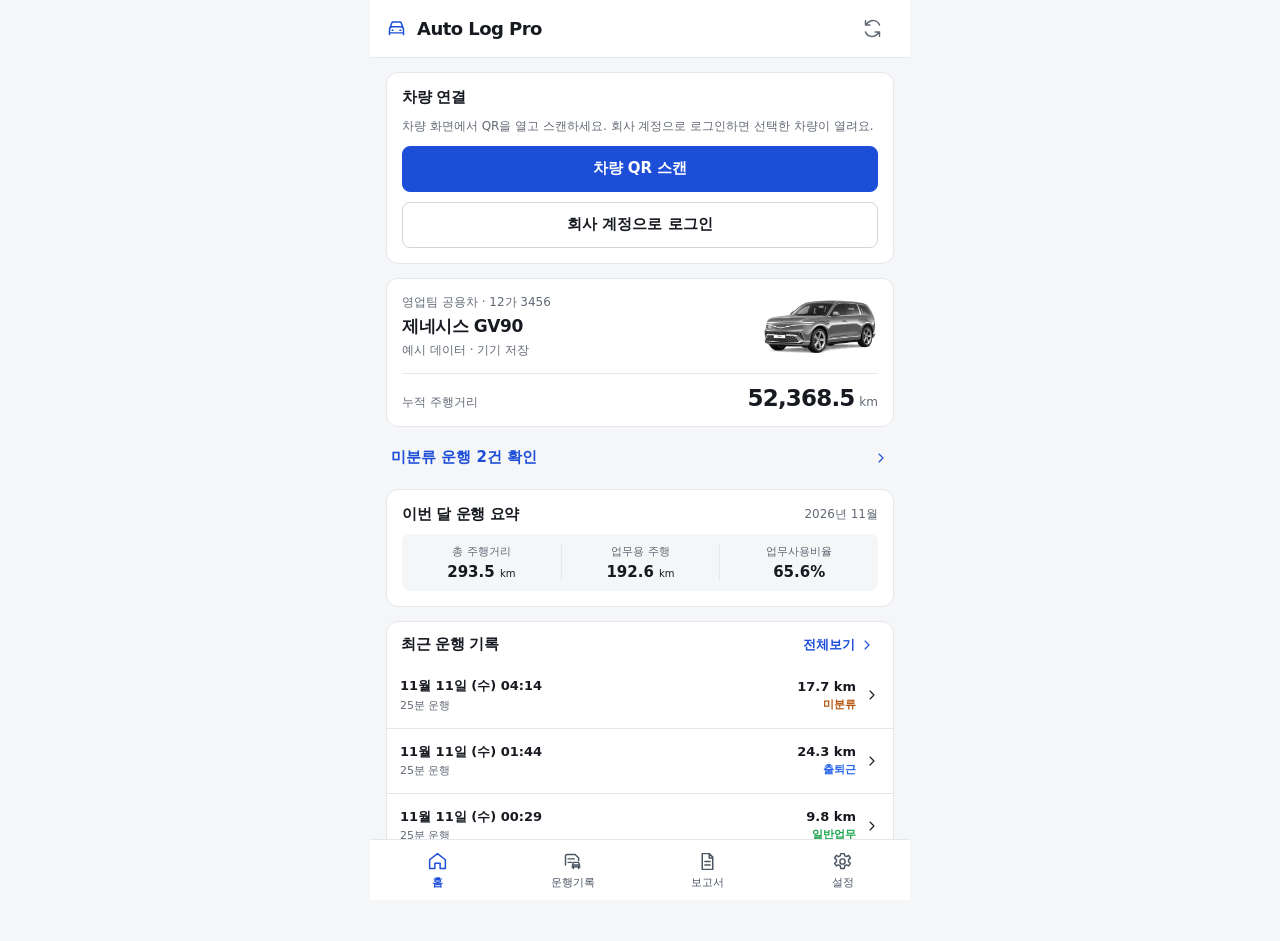
<file: AutoLogPro_Companion_v0.3.4/app/src/main/assets/index.html>
<!doctype html>
<html lang="ko">
<head>
<meta charset="utf-8">
<meta name="viewport" content="width=device-width, initial-scale=1, viewport-fit=cover">
<meta name="theme-color" content="#ffffff">
<meta http-equiv="Content-Security-Policy" content="default-src 'none'; script-src 'self'; style-src 'self'; img-src 'self' data:; connect-src 'none'; base-uri 'none'; form-action 'none'">
<title>Auto Log Pro</title>
<link rel="stylesheet" href="style.css">
<script defer src="automation.js"></script>
<script defer src="app.js"></script>
</head>
<body>
<div id="app"></div>
<div id="toast" role="status" aria-live="polite"></div>
</body>
</html>
</file>
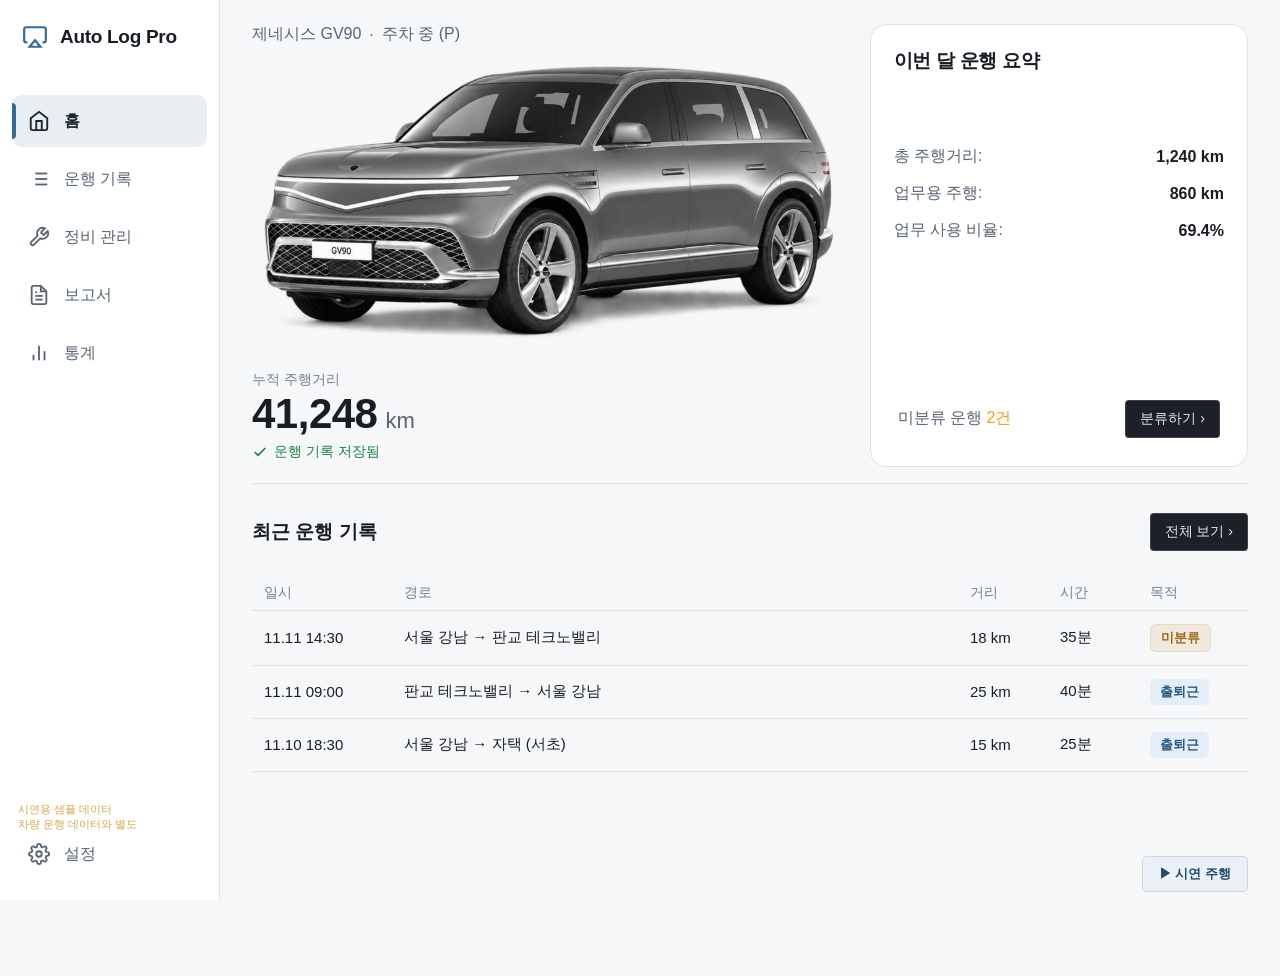
<file: AutoLogPro_Vehicle_v1.6.13/app/src/main/assets/index.html>
<!DOCTYPE html><html lang="ko" data-theme="light"><head>
<meta name="theme-color" content="#f6f7f8">
<meta charset="UTF-8">
<meta name="viewport" content="width=device-width, initial-scale=1.0, maximum-scale=1.0, user-scalable=no">
<title>Auto Log Pro - Android Automotive OS</title>



<style>
  :root {
    --bg-main: #121417;
    --bg-sidebar: #0e1013;
    --bg-card: #181c22;
    --bg-card-hover: #20252d;
    --border-color: #272d36;
    --border-light: #343c48;
    --text-primary: #f0f3f6;
    --text-secondary: #9da7b3;
    --text-muted: #656f7d;
    --accent-blue: #93b5d4;
    --accent-blue-bg: #8baecc;
    --accent-blue-hover: #a3c4e0;
    --accent-blue-dark: #121922;
    --amber-warning: #e3b341;
    --amber-bg: rgba(227, 179, 65, 0.12);
    --green-success: #3fb950;
  }
  * {
    box-sizing: border-box;
    margin: 0;
    padding: 0;
    user-select: none;
    -webkit-user-select: none;
  }
  body {
    width: 1280px;
    height: 720px;
    overflow: hidden;
    background-color: var(--bg-main);
    color: var(--text-primary);
    font-family: 'Noto Sans KR', -apple-system, BlinkMacSystemFont, sans-serif;
    display: flex;
    position: relative;
  }

  /* SIDEBAR (220px fixed) */
  #sidebar {
    width: 220px;
    height: 720px;
    background-color: var(--bg-sidebar);
    border-right: 1px solid var(--border-color);
    display: flex;
    flex-direction: column;
    justify-content: space-between;
    padding: 24px 0 20px 0;
    flex-shrink: 0;
    z-index: 20;
  }
  .brand-logo {
    display: flex;
    align-items: center;
    gap: 12px;
    padding: 0 22px 28px 22px;
    border-bottom: 1px solid rgba(255,255,255,0.05);
  }
  .brand-logo svg {
    width: 26px;
    height: 26px;
    fill: none;
    stroke: var(--accent-blue);
    stroke-width: 2;
  }
  .brand-title {
    font-size: 19px;
    font-weight: 700;
    letter-spacing: -0.3px;
    color: #ffffff;
  }
  .nav-group {
    display: flex;
    flex-direction: column;
    gap: 6px;
    padding: 16px 12px 0 12px;
  }
  .nav-item {
    display: flex;
    align-items: center;
    gap: 14px;
    height: 52px;
    padding: 0 16px;
    border-radius: 10px;
    color: var(--text-secondary);
    font-size: 16px;
    font-weight: 500;
    cursor: pointer;
    transition: background 0.15s, color 0.15s;
    position: relative;
  }
  .nav-item:active {
    background-color: rgba(255,255,255,0.06);
  }
  .nav-item.active {
    background-color: #1e242c;
    color: #ffffff;
    font-weight: 600;
  }
  .nav-item.active::before {
    content: '';
    position: absolute;
    left: 0;
    top: 8px;
    bottom: 8px;
    width: 4px;
    background-color: var(--accent-blue);
    border-radius: 0 4px 4px 0;
  }
  .nav-item svg {
    width: 22px;
    height: 22px;
    stroke: currentColor;
    fill: none;
    stroke-width: 2;
    flex-shrink: 0;
  }
  .bottom-nav {
    padding: 0 12px;
  }

  /* MAIN CONTENT AREA */
  #main-viewport {
    width: 1060px;
    height: 720px;
    position: relative;
    overflow: hidden;
  }
  .screen-view {
    width: 1060px;
    height: 720px;
    position: absolute;
    top: 0;
    left: 0;
    padding: 24px 32px;
    display: none;
    flex-direction: column;
    opacity: 0;
    transition: opacity 0.2s ease-in-out;
  }
  .screen-view.active {
    display: flex;
    opacity: 1;
  }

  /* =========================================
     1. HOME SCREEN
  ========================================= */
  .home-upper {
    display: flex;
    height: 380px;
    gap: 24px;
    position: relative;
  }
  .home-car-section {
    flex: 1;
    min-width: 0;
    min-height: 0;
    display: grid;
    grid-template-columns: minmax(0, 1fr);
    grid-template-rows: auto minmax(0, 1fr) auto;
  }
  .car-status-label {
    display: flex;
    align-items: center;
    gap: 8px;
    font-size: 16px;
    font-weight: 500;
    color: var(--text-secondary);
  }
  .car-image-container {
    min-width: 0;
    min-height: 0;
    margin: 8px 0 24px;
    display: flex;
    align-items: center;
    justify-content: center;
    overflow: hidden;

  }
  /* Seamless Car blending without drop shadow box */
  .car-render-img {
    display: block;
    width: auto;
    height: 100%;
    max-width: 100%;
    object-fit: contain;

  }
  .home-odometer-box {
    margin-bottom: 6px;
  }
  .odo-label {
    font-size: 14px;
    color: var(--text-muted);
    font-weight: 500;
    margin-bottom: 2px;
  }
  .odo-value-row {
    display: flex;
    align-items: baseline;
    gap: 8px;
  }
  .odo-number {
    font-size: 42px;
    font-weight: 700;
    color: #ffffff;
    letter-spacing: -0.5px;
    line-height: 1.1;
  }
  .odo-unit {
    font-size: 22px;
    font-weight: 500;
    color: var(--text-secondary);
  }
  .odo-saved-status {
    display: flex;
    align-items: center;
    gap: 6px;
    margin-top: 6px;
    font-size: 14px;
    color: var(--green-success);
    font-weight: 500;
  }

  /* HOME SUMMARY CARD */
  .home-summary-card {
    width: 380px;
    background-color: var(--bg-card);
    border: 1px solid var(--border-color);
    border-radius: 16px;
    padding: 24px;
    display: flex;
    flex-direction: column;
    justify-content: space-between;
    box-shadow: 0 4px 20px rgba(0,0,0,0.25);
  }
  .card-header-title {
    font-size: 19px;
    font-weight: 600;
    color: #ffffff;
    letter-spacing: -0.3px;
  }
  .summary-metrics {
    display: flex;
    flex-direction: column;
    gap: 16px;
    margin: 18px 0;
  }
  .metric-row {
    display: flex;
    justify-content: space-between;
    align-items: center;
    font-size: 16px;
  }
  .metric-label {
    color: var(--text-secondary);
    font-weight: 400;
  }
  .metric-val {
    color: #ffffff;
    font-weight: 600;
    font-variant-numeric: tabular-nums;
  }
  .summary-action-wrapper {
    display: flex;
    justify-content: flex-end; /* right-aligned to inner padding */
    padding-top: 6px;
  }
  /* Button touch hit container 76px high */
  .touch-hit-wrapper-64 {
    height: 76px;
    display: flex;
    align-items: center;
    cursor: pointer;
  }
  .btn-unclassified-action {
    width: 220px;
    height: 64px;
    background-color: var(--accent-blue-bg);
    color: var(--accent-blue-dark);
    font-size: 17px;
    font-weight: 600;
    border-radius: 12px;
    border: none;
    display: flex;
    align-items: center;
    justify-content: center;
    gap: 6px;
    white-space: nowrap;
    transition: background 0.15s, transform 0.1s;
    cursor: pointer;
    box-shadow: 0 2px 10px rgba(0,0,0,0.2);
  }
  .touch-hit-wrapper-64:active .btn-unclassified-action {
    background-color: var(--accent-blue-hover);
    transform: scale(0.985);
  }

  /* HOME LOWER TABLE */
  .home-lower {
    margin-top: 20px;
    border-top: 1px solid var(--border-color);
    padding-top: 18px;
    display: flex;
    flex-direction: column;
    gap: 12px;
  }
  .recent-header-row {
    display: flex;
    justify-content: space-between;
    align-items: center;
    height: 64px;
  }
  .recent-title {
    font-size: 19px;
    font-weight: 600;
    color: #ffffff;
  }
  .btn-view-all-hit {
    height: 76px;
    display: flex;
    align-items: center;
    cursor: pointer;
  }
  .btn-view-all {
    height: 64px;
    padding: 0 16px;
    background-color: #22272e;
    border: 1px solid #3e4754;
    border-radius: 12px;
    color: #ffffff;
    font-size: 17px;
    font-weight: 500;
    display: flex;
    align-items: center;
    justify-content: center;
    white-space: nowrap;
    cursor: pointer;
    transition: background 0.15s, border-color 0.15s;
  }
  .btn-view-all-hit:active .btn-view-all {
    background-color: #2d343e;
    border-color: #586577;
  }

  /* DATA TABLE STYLING */
  .car-table {
    width: 100%;
    border-collapse: collapse;
    font-size: 15px;
  }
  .car-table th {
    text-align: left;
    color: var(--text-muted);
    font-weight: 500;
    font-size: 14px;
    padding: 8px 12px;
    border-bottom: 1px solid var(--border-color);
  }
  .car-table td {
    padding: 13px 12px;
    border-bottom: 1px solid rgba(255,255,255,0.04);
    color: var(--text-primary);
  }
  .car-table tr.clickable:active {
    background-color: rgba(255,255,255,0.04);
  }
  .tag-badge {
    display: inline-block;
    padding: 4px 10px;
    border-radius: 6px;
    font-size: 13px;
    font-weight: 600;
  }
  .tag-unclassified {
    background-color: var(--amber-bg);
    color: var(--amber-warning);
    border: 1px solid rgba(227,179,65,0.25);
  }
  .tag-commute {
    background-color: rgba(147, 181, 212, 0.15);
    color: #93b5d4;
  }
  .tag-business {
    background-color: rgba(63, 185, 80, 0.15);
    color: #3fb950;
  }

  /* =========================================
     COMMON SUB-SCREEN HEADER & CONTROLS
  ========================================= */
  .sub-header {
    display: flex;
    justify-content: space-between;
    align-items: center;
    margin-bottom: 20px;
    flex-shrink: 0;
  }
  .sub-title-group {
    display: flex;
    align-items: center;
    gap: 16px;
  }
  .sub-title {
    font-size: 24px;
    font-weight: 700;
    color: #ffffff;
    letter-spacing: -0.4px;
  }
  .month-picker {
    display: flex;
    align-items: center;
    gap: 8px;
    background-color: var(--bg-card);
    border: 1px solid var(--border-color);
    border-radius: 10px;
    padding: 6px 14px;
    font-size: 16px;
    font-weight: 600;
    color: #ffffff;
  }
  .filter-pills {
    display: flex;
    gap: 8px;
    align-items: center;
  }
  .filter-pill {
    padding: 8px 18px;
    border-radius: 20px;
    background-color: var(--bg-card);
    border: 1px solid var(--border-color);
    color: var(--text-secondary);
    font-size: 15px;
    font-weight: 500;
    cursor: pointer;
    transition: all 0.15s;
  }
  .filter-pill:active {
    background-color: #262c35;
  }
  .filter-pill.active {
    background-color: #2b333e;
    color: #ffffff;
    border-color: var(--accent-blue);
    font-weight: 600;
  }
  .btn-primary-action {
    height: 48px;
    padding: 0 20px;
    background-color: var(--accent-blue-bg);
    color: var(--accent-blue-dark);
    font-size: 16px;
    font-weight: 600;
    border-radius: 10px;
    border: none;
    display: flex;
    align-items: center;
    gap: 8px;
    cursor: pointer;
    transition: background 0.15s;
  }
  .btn-primary-action:active {
    background-color: var(--accent-blue-hover);
  }

  /* MODAL / SLIDE PANEL */
  .slide-drawer {
    position: absolute;
    top: 0;
    right: -460px;
    width: 440px;
    height: 720px;
    background-color: #171b21;
    border-left: 1px solid var(--border-light);
    box-shadow: -8px 0 30px rgba(0,0,0,0.6);
    z-index: 100;
    transition: right 0.25s cubic-bezier(0.16, 1, 0.3, 1);
    display: flex;
    flex-direction: column;
    padding: 28px;
  }
  .slide-drawer.open {
    right: 0;
  }
  .drawer-header {
    display: flex;
    justify-content: space-between;
    align-items: center;
    margin-bottom: 24px;
    padding-bottom: 16px;
    border-bottom: 1px solid var(--border-color);
  }
  .drawer-title {
    font-size: 20px;
    font-weight: 700;
    color: #ffffff;
  }
  .drawer-close {
    background: none;
    border: none;
    color: var(--text-muted);
    font-size: 24px;
    cursor: pointer;
    padding: 4px;
  }
  .drawer-body {
    flex: 1;
    overflow-y: auto;
    display: flex;
    flex-direction: column;
    gap: 18px;
  }
  .form-group {
    display: flex;
    flex-direction: column;
    gap: 8px;
  }
  .form-label {
    font-size: 14px;
    color: var(--text-secondary);
    font-weight: 500;
  }
  .form-input {
    background-color: #0f1216;
    border: 1px solid var(--border-color);
    border-radius: 8px;
    padding: 12px 14px;
    color: #ffffff;
    font-size: 16px;
    font-family: inherit;
    outline: none;
  }
  .form-input:focus {
    border-color: var(--accent-blue);
  }
  .purpose-select-grid {
    display: grid;
    grid-template-columns: 1fr 1fr;
    gap: 10px;
  }
  .purpose-btn {
    height: 48px;
    background-color: #21262d;
    border: 1px solid var(--border-color);
    border-radius: 8px;
    color: var(--text-secondary);
    font-size: 15px;
    font-weight: 500;
    cursor: pointer;
  }
  .purpose-btn.selected {
    background-color: rgba(147, 181, 212, 0.2);
    border-color: var(--accent-blue);
    color: #ffffff;
    font-weight: 600;
  }

  /* 2. LOGS SCREEN SPECIFIC */
  .table-container {
    flex: 1;
    background-color: var(--bg-card);
    border: 1px solid var(--border-color);
    border-radius: 14px;
    overflow: hidden;
    display: flex;
    flex-direction: column;
  }
  .scroll-table-body {
    flex: 1;
    overflow-y: auto;
  }

  /* 3. MAINTENANCE SCREEN */
  .maint-stat-row {
    display: grid;
    grid-template-columns: 1fr 1fr 1fr;
    gap: 16px;
    margin-bottom: 20px;
  }
  .maint-stat-box {
    background-color: var(--bg-card);
    border: 1px solid var(--border-color);
    border-radius: 12px;
    padding: 16px 20px;
  }
  .maint-stat-val {
    font-size: 22px;
    font-weight: 700;
    color: #ffffff;
    margin-top: 4px;
  }

  /* 4. REPORT SCREEN */
  .report-layout {
    display: flex;
    gap: 20px;
    flex: 1;
    height: calc(100% - 70px);
  }
  .report-preview-sheet {
    flex: 1;
    background-color: #1a1e24;
    border: 1px solid var(--border-color);
    border-radius: 14px;
    padding: 24px;
    display: flex;
    flex-direction: column;
    overflow: hidden;
  }
  .sheet-header {
    border-bottom: 2px solid #333a46;
    padding-bottom: 16px;
    margin-bottom: 16px;
    display: flex;
    justify-content: space-between;
    align-items: flex-end;
  }
  .sheet-title {
    font-size: 20px;
    font-weight: 700;
    color: #ffffff;
  }
  .sheet-meta {
    font-size: 13px;
    color: var(--text-muted);
    text-align: right;
  }
  .report-side-panel {
    width: 320px;
    display: flex;
    flex-direction: column;
    gap: 16px;
  }
  .side-card {
    background-color: var(--bg-card);
    border: 1px solid var(--border-color);
    border-radius: 14px;
    padding: 20px;
  }

  /* 5. STATS SCREEN */
  .stats-top-grid {
    display: grid;
    grid-template-columns: 1fr 1fr 1fr;
    gap: 20px;
    margin-bottom: 20px;
  }
  .stat-card-highlight {
    background-color: var(--bg-card);
    border: 1px solid var(--border-color);
    border-radius: 14px;
    padding: 20px 24px;
    display: flex;
    flex-direction: column;
    gap: 6px;
  }
  .stat-card-highlight .num {
    font-size: 32px;
    font-weight: 700;
    color: #ffffff;
  }
  .stats-content-grid {
    display: grid;
    grid-template-columns: 1.4fr 1fr;
    gap: 20px;
    flex: 1;
  }
  .chart-card {
    background-color: var(--bg-card);
    border: 1px solid var(--border-color);
    border-radius: 14px;
    padding: 20px 24px;
    display: flex;
    flex-direction: column;
  }
  .bar-chart-mock {
    flex: 1;
    display: flex;
    align-items: flex-end;
    gap: 36px;
    padding: 30px 20px 10px 20px;
    border-bottom: 1px solid var(--border-color);
  }
  .bar-col {
    flex: 1;
    display: flex;
    flex-direction: column;
    align-items: center;
    gap: 8px;
    height: 100%;
    justify-content: flex-end;
  }
  .bar-fill {
    width: 44px;
    background-color: var(--accent-blue-bg);
    border-radius: 6px 6px 0 0;
    transition: height 0.5s;
    position: relative;
  }
  .bar-val-text {
    font-size: 13px;
    color: var(--text-secondary);
    font-weight: 600;
  }
  .bar-label-text {
    font-size: 14px;
    color: var(--text-muted);
    font-weight: 500;
  }

  /* 6. SETTINGS SCREEN */
  .settings-list-card {
    background-color: var(--bg-card);
    border: 1px solid var(--border-color);
    border-radius: 14px;
    overflow: hidden;
  }
  .setting-row {
    display: flex;
    justify-content: space-between;
    align-items: center;
    padding: 20px 24px;
    border-bottom: 1px solid rgba(255,255,255,0.05);
    cursor: pointer;
  }
  .setting-row:last-child {
    border-bottom: none;
  }
  .setting-row.readonly {
    cursor: default;
  }
  .setting-row:not(.readonly):active {
    background-color: rgba(255,255,255,0.04);
  }
  .setting-left {
    display: flex;
    flex-direction: column;
    gap: 4px;
  }
  .setting-title {
    font-size: 17px;
    font-weight: 600;
    color: #ffffff;
  }
  .setting-desc {
    font-size: 13px;
    color: var(--text-muted);
  }
  .setting-right {
    display: flex;
    align-items: center;
    gap: 12px;
    font-size: 16px;
    color: var(--text-secondary);
  }

  /* TOAST NOTIFICATION */
  #toast-notif {
    position: absolute;
    bottom: 24px;
    right: 32px;
    background-color: #21262d;
    border: 1px solid var(--accent-blue);
    color: #ffffff;
    padding: 14px 22px;
    border-radius: 10px;
    box-shadow: 0 8px 24px rgba(0,0,0,0.5);
    display: flex;
    align-items: center;
    gap: 10px;
    font-size: 15px;
    font-weight: 500;
    z-index: 200;
    transform: translateY(100px);
    opacity: 0;
    transition: transform 0.25s, opacity 0.25s;
    pointer-events: none;
  }
  #toast-notif.show {
    transform: translateY(0);
    opacity: 1;
  }

  html,body{width:100%;height:100%;overflow:hidden}
  #sidebar{width:clamp(170px,17.1875vw,220px);height:100%}
  #main-viewport{width:auto;flex:1;height:100%}
  .screen-view{width:100%;height:100%;padding:clamp(12px,2.8vh,24px) clamp(14px,2.5vw,32px)}
  .slide-drawer{height:100%}
  .home-upper{height:52%;min-height:0;gap:clamp(12px,1.9vw,24px)}
  .home-summary-card{width:38%;padding:clamp(14px,1.8vw,24px)}
  .home-lower{flex:1;min-height:0;margin-top:clamp(7px,1.8vh,20px);padding-top:clamp(7px,1.7vh,18px)}
  .home-lower .recent-header-row{height:clamp(40px,7.5vh,64px)}
  .home-lower .btn-view-all-hit{min-height:44px!important;height:44px}
  .home-lower .btn-view-all-hit button{height:38px!important;font-size:14px!important}
  .home-summary-card .summary-action-wrapper{min-height:48px!important}
  .home-summary-card .summary-action-wrapper button{height:38px!important;font-size:14px!important}
  .summary-metrics{margin:7px 0}
  .car-table td{padding:clamp(5px,1.65vh,13px) 12px}
  .car-table th{padding:clamp(5px,1vh,8px) 12px}
  #main-viewport .report-layout{flex:1;min-height:0;height:auto}
  .table-container,.stats-content-grid,.chart-card{min-height:0}
  .demo-caption{position:absolute;left:18px;bottom:68px;color:#d7a745;font-size:11px;line-height:1.35;z-index:30;pointer-events:none}
  .demo-native{position:absolute;bottom:8px;right:32px;padding:8px 16px;border:1px solid #3d4c5c;border-radius:5px;background:#202832;color:#a5c4dd;font:600 13px sans-serif;cursor:pointer}
  .demo-qr,.demo-reset{padding:10px 15px;border:1px solid #45515b;border-radius:7px;background:#222933;color:#b2cadb;font:600 13px sans-serif;cursor:pointer}
  .demo-qr{width:100%;margin-top:12px}
  .demo-reset{margin:12px;width:calc(100% - 24px)}
  @media(max-height:610px){.screen-view{padding-top:12px;padding-bottom:8px}.home-upper{height:45%}.car-image-container{margin:0 0 7px}.odo-number{font-size:34px}.home-lower{margin-top:7px;padding-top:7px}.home-lower .recent-header-row{height:40px}.home-lower .car-table td{padding:6px 10px}.sub-header{margin-bottom:10px}.maint-stat-row{margin-bottom:10px}.maint-stat-box{padding:9px 14px}.setting-row{padding:12px 20px}.stats-top-grid{margin-bottom:10px}.chart-card{padding:12px 17px}.bar-chart-mock{padding-top:12px}.report-preview-sheet{padding:12px 18px}.side-card{padding:12px 16px}.report-side-panel{gap:10px}}
</style>
<link rel="stylesheet" href="pleos-responsive.css">
<link rel="stylesheet" href="pleos-themes.css">
</head>
<body>

  <!-- LEFT SIDEBAR NAVIGATION (220px) -->
  <aside id="sidebar">
    <div>
      <div class="brand-logo">
        <svg viewBox="0 0 24 24">
          <path d="M5 17H4a2 2 0 0 1-2-2V5a2 2 0 0 1 2-2h16a2 2 0 0 1 2 2v10a2 2 0 0 1-2 2h-1"></path>
          <polygon points="12 15 17 21 7 21 12 15"></polygon>
        </svg>
        <span class="brand-title">Auto Log Pro</span>
      </div>

      <nav class="nav-group">
        <div class="nav-item active" data-screen="home" onclick="navigateTo('home')">
          <svg viewBox="0 0 24 24"><path d="m3 9 9-7 9 7v11a2 2 0 0 1-2 2H5a2 2 0 0 1-2-2z"></path><polyline points="9 22 9 12 15 12 15 22"></polyline></svg>
          <span>홈</span>
        </div>
        <div class="nav-item" data-screen="logs" onclick="navigateTo('logs')">
          <svg viewBox="0 0 24 24"><line x1="8" y1="6" x2="21" y2="6"></line><line x1="8" y1="12" x2="21" y2="12"></line><line x1="8" y1="18" x2="21" y2="18"></line><line x1="3" y1="6" x2="3.01" y2="6"></line><line x1="3" y1="12" x2="3.01" y2="12"></line><line x1="3" y1="18" x2="3.01" y2="18"></line></svg>
          <span>운행 기록</span>
        </div>
        <div class="nav-item" data-screen="maintenance" onclick="navigateTo('maintenance')">
          <svg viewBox="0 0 24 24"><path d="M14.7 6.3a1 1 0 0 0 0 1.4l1.6 1.6a1 1 0 0 0 1.4 0l3.77-3.77a6 6 0 0 1-7.94 7.94l-6.91 6.91a2.12 2.12 0 0 1-3-3l6.91-6.91a6 6 0 0 1 7.94-7.94l-3.76 3.76z"></path></svg>
          <span>정비 관리</span>
        </div>
        <div class="nav-item" data-screen="reports" onclick="navigateTo('reports')">
          <svg viewBox="0 0 24 24"><path d="M14 2H6a2 2 0 0 0-2 2v16a2 2 0 0 0 2 2h12a2 2 0 0 0 2-2V8z"></path><polyline points="14 2 14 8 20 8"></polyline><line x1="16" y1="13" x2="8" y2="13"></line><line x1="16" y1="17" x2="8" y2="17"></line><polyline points="10 9 9 9 8 9"></polyline></svg>
          <span>보고서</span>
        </div>
        <div class="nav-item" data-screen="stats" onclick="navigateTo('stats')">
          <svg viewBox="0 0 24 24"><line x1="18" y1="20" x2="18" y2="10"></line><line x1="12" y1="20" x2="12" y2="4"></line><line x1="6" y1="20" x2="6" y2="14"></line></svg>
          <span>통계</span>
        </div>
      </nav>
    </div>

    <div class="bottom-nav">
      <div class="nav-item" data-screen="settings" onclick="navigateTo('settings')">
        <svg viewBox="0 0 24 24"><circle cx="12" cy="12" r="3"></circle><path d="M19.4 15a1.65 1.65 0 0 0 .33 1.82l.06.06a2 2 0 0 1 0 2.83 2 2 0 0 1-2.83 0l-.06-.06a1.65 1.65 0 0 0-1.82-.33 1.65 1.65 0 0 0-1 1.51V21a2 2 0 0 1-2 2 2 2 0 0 1-2-2v-.09A1.65 1.65 0 0 0 9 19.4a1.65 1.65 0 0 0-1.82.33l-.06.06a2 2 0 0 1-2.83 0 2 2 0 0 1 0-2.83l.06-.06a1.65 1.65 0 0 0 .33-1.82 1.65 1.65 0 0 0-1.51-1H3a2 2 0 0 1-2-2 2 2 0 0 1 2-2h.09A1.65 1.65 0 0 0 4.6 9a1.65 1.65 0 0 0-.33-1.82l-.06-.06a2 2 0 0 1 0-2.83 2 2 0 0 1 2.83 0l.06.06a1.65 1.65 0 0 0 1.82.33H9a1.65 1.65 0 0 0 1-1.51V3a2 2 0 0 1 2-2 2 2 0 0 1 2 2v.09a1.65 1.65 0 0 0 1 1.51 1.65 1.65 0 0 0 1.82-.33l.06-.06a2 2 0 0 1 2.83 0 2 2 0 0 1 0 2.83l-.06.06a1.65 1.65 0 0 0-.33 1.82V9a1.65 1.65 0 0 0 1.51 1H21a2 2 0 0 1 2 2 2 2 0 0 1-2 2h-.09a1.65 1.65 0 0 0-1.51 1z"></path></svg>
        <span>설정</span>
      </div>
    </div>
  </aside>

  <!-- MAIN VIEWPORT (1060px x 720px) -->
  <main id="main-viewport">

    <!-- 1. HOME SCREEN -->
    <section id="view-home" class="screen-view active">
      <div class="home-upper">
        <div class="home-car-section">
          <div class="car-status-label">
            <span id="home-vehicle-model">제네시스 GV90</span><span aria-hidden="true">·</span><span id="home-vehicle-status">주차 중 (P)</span>
          </div>

          <!-- Genesis GV90 · official exterior asset -->
          <div class="car-image-container">
            <img src="genesis_gv90.png" alt="제네시스 GV90" class="car-render-img">
          </div>

          <div class="home-odometer-box">
            <div class="odo-label">누적 주행거리</div>
            <div class="odo-value-row">
              <span class="odo-number">41,248</span>
              <span class="odo-unit">km</span>
            </div>
            <div class="odo-saved-status">
              <svg width="16" height="16" viewBox="0 0 24 24" fill="none" stroke="currentColor" stroke-width="2.5"><polyline points="20 6 9 17 4 12"></polyline></svg>
              <span>운행 기록 저장됨</span>
            </div>
          </div>
        </div>

        <!-- Right Summary Card -->
        <div class="home-summary-card">
          <div class="card-header-title">이번 달 운행 요약</div>
          <div class="summary-metrics">
            <div class="metric-row">
              <span class="metric-label">총 주행거리:</span>
              <span class="metric-val" id="home-stat-total">—</span>
            </div>
            <div class="metric-row">
              <span class="metric-label">업무용 주행:</span>
              <span class="metric-val" id="home-stat-biz">—</span>
            </div>
            <div class="metric-row">
              <span class="metric-label">업무 사용 비율:</span>
              <span class="metric-val" id="home-stat-ratio">—</span>
            </div>
          </div>

          <!-- Action button: visible 64px height, width ~220px, hit target 76px, aligned right -->
          <div style="border-top: 1px solid rgba(255, 255, 255, 0.1); margin-top: 12px; margin-bottom: 4px;"></div>
          <div class="summary-action-wrapper" style="display: flex; align-items: center; justify-content: space-between; min-height: 76px; cursor: pointer; padding: 0px 4px;" onclick="openUnclassifiedFromHome()">
            <div style="font-size: 16px; color: var(--text-secondary);">
              미분류 운행 <span id="home-unclassified-count" style="color: #f59e0b; font-weight: 500;">2건</span>
              <span id="home-unclass-btn-text" style="display: none;">미분류 운행 2건 확인</span>
              <span id="home-unclass-btn" style="display: none;"></span>
            </div>
            <button style="height: 42px; border-radius: 4px; background-color: #1c2027; border: 1px solid rgba(255, 255, 255, 0.15); color: #e5e7eb; font-size: 17px; font-weight: 500; padding: 0 14px; display: flex; align-items: center; gap: 4px; cursor: pointer; transition: background-color 0.15s; outline: none;" onmouseover="this.style.backgroundColor='#252a34'" onmouseout="this.style.backgroundColor='#1c2027'" onmousedown="this.style.backgroundColor='#2e3440'" onmouseup="this.style.backgroundColor='#252a34'">
              <span>분류하기 ›</span>
            </button>
          </div>
        </div>
      </div>

      <!-- Lower Recent Drive Table -->
      <div class="home-lower">
        <div class="recent-header-row">
          <div class="recent-title">최근 운행 기록</div>
          <!-- Action button: visible 64px height, padded text + 16px, hit target 76px, vertically centered -->
          <div class="btn-view-all-hit" style="min-height: 76px; display: flex; align-items: center; cursor: pointer;" onclick="openAllLogsFromHome()">
            <button style="height: 42px; border-radius: 4px; background-color: #1c2027; border: 1px solid rgba(255, 255, 255, 0.15); color: #e5e7eb; font-size: 17px; font-weight: 500; padding: 0 14px; display: flex; align-items: center; justify-content: center; cursor: pointer; transition: background-color 0.15s; outline: none;" onmouseover="this.style.backgroundColor='#252a34'" onmouseout="this.style.backgroundColor='#1c2027'" onmousedown="this.style.backgroundColor='#2e3440'" onmouseup="this.style.backgroundColor='#252a34'">
              전체 보기 ›
            </button>
          </div>
        </div>

        <table class="car-table">
          <thead>
            <tr>
              <th style="width: 140px;">일시</th>
              <th>경로</th>
              <th style="width: 90px;">거리</th>
              <th style="width: 90px;">시간</th>
              <th style="width: 110px;">목적</th>
            </tr>
          </thead>
          <tbody id="home-recent-table-body">
        <tr class="clickable" onclick="openTripDetail(1)">
          <td>11.11 14:30</td>
          <td style="font-weight: 500; color: #ffffff;">서울 강남 → 판교 테크노밸리</td>
          <td>18 km</td>
          <td>35분</td>
          <td>
            <span class="tag-badge tag-unclassified">
              미분류
            </span>
          </td>
        </tr>
      
        <tr class="clickable" onclick="openTripDetail(2)">
          <td>11.11 09:00</td>
          <td style="font-weight: 500; color: #ffffff;">판교 테크노밸리 → 서울 강남</td>
          <td>25 km</td>
          <td>40분</td>
          <td>
            <span class="tag-badge tag-commute">
              출퇴근
            </span>
          </td>
        </tr>
      
        <tr class="clickable" onclick="openTripDetail(3)">
          <td>11.10 18:30</td>
          <td style="font-weight: 500; color: #ffffff;">서울 강남 → 자택 (서초)</td>
          <td>15 km</td>
          <td>25분</td>
          <td>
            <span class="tag-badge tag-commute">
              출퇴근
            </span>
          </td>
        </tr>
      </tbody>
        </table>
      </div>
    </section>

    <!-- 2. LOGS SCREEN -->
    <section id="view-logs" class="screen-view">
      <div class="sub-header">
        <div class="sub-title-group">
          <h1 class="sub-title">운행 기록</h1>
          <div class="month-picker">
            <span>2024년 11월</span>
            <svg width="14" height="14" viewBox="0 0 24 24" fill="none" stroke="currentColor" stroke-width="2"><polyline points="6 9 12 15 18 9"></polyline></svg>
          </div>
        </div>

        <div class="filter-pills">
          <div class="filter-pill" data-filter="all" onclick="setLogFilter('all')">전체</div>
          <div class="filter-pill active" data-filter="unclassified" onclick="setLogFilter('unclassified')">미분류</div>
          <div class="filter-pill" data-filter="commute" onclick="setLogFilter('commute')">출퇴근</div>
          <div class="filter-pill" data-filter="business" onclick="setLogFilter('business')">일반업무</div>
        </div>
      </div>

      <div class="table-container">
        <table class="car-table">
          <thead>
            <tr>
              <th style="width: 150px;">일시</th>
              <th>출발지 → 도착지</th>
              <th style="width: 100px;">거리</th>
              <th style="width: 100px;">시간</th>
              <th style="width: 120px;">목적</th>
              <th style="width: 60px;"></th>
            </tr>
          </thead>
        </table>
        <div class="scroll-table-body">
          <table class="car-table">
            <tbody id="logs-table-body">
          <tr class="clickable" onclick="openTripDetail(1)">
            <td style="width: 150px;">11.11 14:30</td>
            <td style="font-weight: 500; color: #ffffff;">서울 강남 → 판교 테크노밸리</td>
            <td style="width: 100px;">18 km</td>
            <td style="width: 100px;">35분</td>
            <td style="width: 120px;">
              <span class="tag-badge tag-unclassified">
                미분류
              </span>
            </td>
            <td style="width: 60px; text-align:right; color:var(--text-muted);">
              <svg width="16" height="16" viewBox="0 0 24 24" fill="none" stroke="currentColor" stroke-width="2"><polyline points="9 18 15 12 9 6"></polyline></svg>
            </td>
          </tr>
        
          <tr class="clickable" onclick="openTripDetail(4)">
            <td style="width: 150px;">11.10 11:20</td>
            <td style="font-weight: 500; color: #ffffff;">자택 → 여의도 고객사</td>
            <td style="width: 100px;">25 km</td>
            <td style="width: 100px;">50분</td>
            <td style="width: 120px;">
              <span class="tag-badge tag-unclassified">
                미분류
              </span>
            </td>
            <td style="width: 60px; text-align:right; color:var(--text-muted);">
              <svg width="16" height="16" viewBox="0 0 24 24" fill="none" stroke="currentColor" stroke-width="2"><polyline points="9 18 15 12 9 6"></polyline></svg>
            </td>
          </tr>
        </tbody>
          </table>
        </div>
      </div>
    </section>

    <!-- 3. MAINTENANCE SCREEN -->
    <section id="view-maintenance" class="screen-view">
      <div class="sub-header">
        <div class="sub-title-group">
          <h1 class="sub-title">정비 관리</h1>
          <span id="maintenance-vehicle" style="font-size: 15px; color: var(--text-muted);">제네시스 GV90</span>
        </div>
        <button class="btn-primary-action" onclick="openAddMaintDrawer()">
          <svg width="18" height="18" viewBox="0 0 24 24" fill="none" stroke="currentColor" stroke-width="2.5"><line x1="12" y1="5" x2="12" y2="19"></line><line x1="5" y1="12" x2="19" y2="12"></line></svg>
          <span>정비 기록 추가</span>
        </button>
      </div>

      <div class="maint-stat-row">
        <div class="maint-stat-box">
          <div class="form-label">최근 정비일</div>
          <div class="maint-stat-val">2024.10.15</div>
        </div>
        <div class="maint-stat-box">
          <div class="form-label">다음 정비 권장 주기</div>
          <div class="maint-stat-val">45,000 km <span style="font-size:14px; color:var(--text-muted); font-weight:normal;">(3,752 km 남음)</span></div>
        </div>
        <div class="maint-stat-box">
          <div class="form-label">올해 총 정비 비용</div>
          <div class="maint-stat-val">₩ 348,000</div>
        </div>
      </div>

      <div class="table-container">
        <div class="scroll-table-body">
          <table class="car-table">
            <thead>
              <tr>
                <th style="width: 140px;">정비 일자</th>
                <th>정비 항목</th>
                <th style="width: 130px;">당시 주행거리</th>
                <th style="width: 130px;">비용</th>
                <th style="width: 110px;">영수증</th>
              </tr>
            </thead>
            <tbody id="maint-table-body">
<tr>
<td>2024.10.15</td>
<td class="maint-item-cell"><span class="maint-item-main">에어컨 필터 교체 및 구동 배터리 점검</span><span class="maint-shop-subline">시연용 정비소</span></td>
<td>40,120 km</td>
<td>₩ 145,000</td>
<td><span onclick="viewReceipt('2024.10.15')" style="color:var(--accent-blue); font-size:13px; font-weight:600; cursor:pointer;">영수증 보기</span></td>

</tr>
<tr>
<td>2024.06.02</td>
<td class="maint-item-cell"><span class="maint-item-main">전륜 와이퍼 블레이드 2개 교체</span><span class="maint-shop-subline">직접 구매</span></td>
<td>35,400 km</td>
<td>₩ 38,000</td>
<td><span onclick="viewReceipt('2024.06.02')" style="color:var(--accent-blue); font-size:13px; font-weight:600; cursor:pointer;">영수증 보기</span></td>

</tr>
<tr>
<td>2024.03.11</td>
<td class="maint-item-cell"><span class="maint-item-main">타이어 위치교환 및 휠 밸런스 점검</span><span class="maint-shop-subline">티스테이션</span></td>
<td>30,000 km</td>
<td>₩ 45,000</td>
<td><span onclick="viewReceipt('2024.03.11')" style="color:var(--accent-blue); font-size:13px; font-weight:600; cursor:pointer;">영수증 보기</span></td>

</tr>
<tr>
<td>2023.11.20</td>
<td class="maint-item-cell"><span class="maint-item-main">정기 종합 안전 점검 (1년차)</span><span class="maint-shop-subline">블루핸즈 본점</span></td>
<td>21,300 km</td>
<td>₩ 120,000</td>
<td><span style="color:var(--text-muted); font-size:13px;">영수증 없음</span></td>

</tr>
</tbody></tbody>
          </table>
        </div>
      </div>
    </section>

    <!-- 4. REPORT SCREEN -->
    <section id="view-reports" class="screen-view">
      <div class="sub-header">
        <div class="sub-title-group">
          <h1 class="sub-title">보고서</h1>
          <div class="month-picker">
            <span>2024년 11월</span>
            <svg width="14" height="14" viewBox="0 0 24 24" fill="none" stroke="currentColor" stroke-width="2"><polyline points="6 9 12 15 18 9"></polyline></svg>
          </div>
        </div>
        <div style="display: flex; gap: 10px;">
          <button class="btn-view-all" style="height: 48px; padding: 0 18px;" onclick="showToast('HTML 미리보기 창이 열렸습니다.')">
            <span>HTML 미리보기</span>
          </button>
          <button class="btn-primary-action" onclick="window.AutoLogNative?.cloudReport()">서버 운행기록부 저장</button>
          <button class="btn-primary-action" onclick="showToast('국세청 양식 업무용 운행기록부 CSV 저장 완료')">
            <svg width="18" height="18" viewBox="0 0 24 24" fill="none" stroke="currentColor" stroke-width="2"><path d="M21 15v4a2 2 0 0 1-2 2H5a2 2 0 0 1-2-2v-4"></path><polyline points="7 10 12 15 17 10"></polyline><line x1="12" y1="15" x2="12" y2="3"></line></svg>
            <span>CSV 저장</span>
          </button>
        </div>
      </div>

      <div class="report-layout">
        <!-- Document preview sheet -->
        <div class="report-preview-sheet">
          <div class="sheet-header">
            <div>
              <div class="sheet-title" id="report-sheet-title">업무용승용차 운행기록부</div>
              <div id="report-sheet-period" style="font-size: 13px; color: var(--text-secondary); margin-top: 4px;">사업연도 확인 중</div>
            </div>
            <div class="sheet-meta" id="report-sheet-meta">회사·차량 정보 확인 중</div>
          </div>

          <div style="flex:1; overflow:auto;">
            <table class="car-table" style="font-size:13px;min-width:690px;">
              <thead>
                <tr>
                  <th>사용일자(요일)</th><th>부서</th><th>성명</th><th>출발 계기판</th>
                  <th>도착 계기판</th><th>주행거리</th><th>출퇴근용</th><th>일반업무용</th><th>분류</th>
                </tr>
              </thead>
              <tbody id="report-table-body"></tbody>
            </table>
          </div>
        </div>

        <!-- Side panel -->
        <div class="report-side-panel">
          <div class="side-card" id="report-warning-card" style="display: block;">
            <div style="display: flex; align-items: center; gap: 8px; color: var(--amber-warning); font-weight: 600; font-size: 15px;">
              <svg width="18" height="18" viewBox="0 0 24 24" fill="none" stroke="currentColor" stroke-width="2"><path d="m21.73 18-8-14a2 2 0 0 0-3.48 0l-8 14A2 2 0 0 0 4 21h16a2 2 0 0 0 1.73-3Z"></path><line x1="12" y1="9" x2="12" y2="13"></line><line x1="12" y1="17" x2="12.01" y2="17"></line></svg>
              <span>미분류 운행 알림</span>
            </div>
            <p style="font-size: 14px; color: var(--text-secondary); margin-top: 10px; line-height: 1.5;">
              아직 목적이 지정되지 않은 운행이 <strong id="report-unclass-count" style="color:var(--amber-warning); cursor:pointer;" onclick="openUnclassifiedFromHome()">2건</strong> 있습니다. 미분류 기록은 업무 사용 비율에 포함되지 않습니다.
            </p>
            <button class="btn-view-all" style="width:100%; height:44px; margin-top:14px; font-size:14px;" onclick="openUnclassifiedFromHome()">
              미분류 내역 처리하러 가기
            </button>
          </div>

          <div class="side-card">
            <div style="font-size: 16px; font-weight:600; color:#fff; margin-bottom:12px;">사업연도 합계</div>
            <div style="display:flex; flex-direction:column; gap:10px; font-size:14px;">
              <div style="display:flex; justify-content:space-between;">
                <span style="color:var(--text-secondary);">총 주행거리</span>
                <span style="color:#fff; font-weight:600;" id="report-stat-total">—</span>
              </div>
              <div style="display:flex; justify-content:space-between;">
                <span style="color:var(--text-secondary);">업무용 주행거리</span>
                <span style="color:#fff; font-weight:600;" id="report-stat-biz">—</span>
              </div>
              <div style="display:flex; justify-content:space-between;">
                <span style="color:var(--text-secondary);">업무사용비율</span>
                <span style="color:var(--accent-blue); font-weight:700;" id="report-stat-ratio">—</span>
              </div>
            </div>
          </div>
        </div>
      </div>
    </section>

    <!-- 5. STATS SCREEN -->
    <section id="view-stats" class="screen-view">
      <div class="sub-header">
        <div class="sub-title-group">
          <h1 class="sub-title">통계</h1>
          <div class="month-picker">
            <span>2024년 11월</span>
            <svg width="14" height="14" viewBox="0 0 24 24" fill="none" stroke="currentColor" stroke-width="2"><polyline points="6 9 12 15 18 9"></polyline></svg>
          </div>
        </div>
      </div>

      <!-- Top 3 big metrics (1,240 km / 860 km / 69.4% consistent with Home) -->
      <div class="stats-top-grid">
        <div class="stat-card-highlight">
          <div class="form-label">총 주행거리</div>
          <div class="num" id="stat-screen-total">1,240 <span style="font-size:20px; font-weight:500; color:var(--text-secondary);">km</span></div>
          <div style="font-size:13px; color:var(--text-muted);">전월 대비 +120 km (10.7% 증가)</div>
        </div>
        <div class="stat-card-highlight">
          <div class="form-label">업무용 주행거리</div>
          <div class="num" id="stat-screen-biz">860 <span style="font-size:20px; font-weight:500; color:var(--text-secondary);">km</span></div>
          <div style="font-size:13px; color:var(--green-success);">업무 목적 분류된 기록</div>
        </div>
        <div class="stat-card-highlight">
          <div class="form-label">업무 사용 비율</div>
          <div class="num" id="stat-screen-ratio" style="color:var(--accent-blue);">69.4 <span style="font-size:20px; font-weight:500; color:var(--text-secondary);">%</span></div>
          <div style="font-size:13px; color:var(--text-muted);">업무용 860km / 총 1,240km</div>
        </div>
      </div>

      <!-- Bottom charts and list -->
      <div class="stats-content-grid">
        <!-- Weekly Bar Chart -->
        <div class="chart-card">
          <div style="font-size:17px; font-weight:600; color:#ffffff;">주별 주행거리 추이</div>
          <div class="bar-chart-mock">
            <div class="bar-col">
              <span class="bar-val-text">310km</span>
              <div class="bar-fill" style="height: 65%;"></div>
              <span class="bar-label-text">1주차</span>
            </div>
            <div class="bar-col">
              <span class="bar-val-text">280km</span>
              <div class="bar-fill" style="height: 58%;"></div>
              <span class="bar-label-text">2주차</span>
            </div>
            <div class="bar-col">
              <span class="bar-val-text" id="stat-bar-w3-val">340km</span>
              <div class="bar-fill" id="stat-bar-w3-fill" style="height: 72%;"></div>
              <span class="bar-label-text">3주차</span>
            </div>
            <div class="bar-col">
              <span class="bar-val-text">310km</span>
              <div class="bar-fill" style="height: 65%;"></div>
              <span class="bar-label-text">4주차</span>
            </div>
          </div>
        </div>

        <!-- Purpose Breakdown list -->
        <div class="chart-card">
          <div style="font-size:17px; font-weight:600; color:#ffffff; margin-bottom:16px;">목적별 주행거리 분할</div>
          <div class="stats-purpose-list" style="display:flex; flex-direction:column; gap:16px;">
            <div>
              <div class="stats-purpose-line" style="display:flex; justify-content:space-between; font-size:15px; margin-bottom:6px;">
                <span class="stats-purpose-label" style="color:inherit;">일반 업무</span>
                <span class="stats-purpose-value" style="font-weight:600; color:#ffffff;" id="stat-cat-biz">510 km (41.1%)</span>
              </div>
              <div style="height:6px; background:#21262d; border-radius:3px; overflow:hidden;">
                <div id="stat-bar-cat-biz" style="width:41.1%; height:100%; background:var(--accent-blue-bg);"></div>
              </div>
            </div>

            <div>
              <div class="stats-purpose-line" style="display:flex; justify-content:space-between; font-size:15px; margin-bottom:6px;">
                <span class="stats-purpose-label" style="color:inherit;">출퇴근</span>
                <span class="stats-purpose-value" style="font-weight:600; color:#ffffff;">350 km (28.2%)</span>
              </div>
              <div style="height:6px; background:#21262d; border-radius:3px; overflow:hidden;">
                <div style="width:28.2%; height:100%; background:#93b5d4;"></div>
              </div>
            </div>

            <div>
              <div class="stats-purpose-line" style="display:flex; justify-content:space-between; font-size:15px; margin-bottom:6px;">
                <span class="stats-purpose-label" style="color:inherit;">미분류</span>
                <span class="stats-purpose-value" style="font-weight:600; color:var(--amber-warning);" id="stat-cat-unclass">42 km (3.4%)</span>
              </div>
              <div style="height:6px; background:#21262d; border-radius:3px; overflow:hidden;">
                <div id="stat-bar-cat-unclass" style="width: 3.4%; height: 100%; background: var(--amber-warning);"></div>
              </div>
            </div>
          </div>
        </div>
      </div>
    </section>

    <!-- 6. SETTINGS SCREEN -->
    <section id="view-settings" class="screen-view">
      <div class="sub-header">
        <h1 class="sub-title">설정</h1>
      </div>

      <!-- v1.4: Persisted display appearance; does not change Pleos system theme. -->
      <div class="theme-picker-card" role="group" aria-label="화면 모드 선택">
        <div class="theme-picker-copy">
          <strong>화면 모드</strong>
          <span>앱 화면에만 적용됩니다 · 차량 시스템 화면은 변경하지 않습니다.</span>
        </div>
        <div class="theme-segment" role="group" aria-label="밝기 모드">
          <button type="button" id="theme-light" class="theme-option selected" aria-pressed="true" onclick="setAppearance('light')">☀ 기본 모드</button>
          <button type="button" id="theme-dark" class="theme-option" aria-pressed="false" onclick="setAppearance('dark')">☾ 다크 모드</button>
        </div>
      </div>
      <div class="settings-list-card">
        <!-- Interactive row: Driver selection -->
        <div class="setting-row" onclick="openLogbookProfile()">
          <div class="setting-left">
            <div class="setting-title">기본 운전자</div>
            <div class="setting-desc">이후 운행에 저장할 부서와 성명을 설정합니다.</div>
          </div>
          <div class="setting-right">
            <span id="current-driver-name" style="color:#ffffff; font-weight:600;">홍길동 (본인)</span>
            <svg width="18" height="18" viewBox="0 0 24 24" fill="none" stroke="currentColor" stroke-width="2"><polyline points="9 18 15 12 9 6"></polyline></svg>
          </div>
        </div>

        <div class="setting-row" role="button" tabindex="0" onclick="openLogbookProfile()">
          <div class="setting-left">
            <div class="setting-title">회사·차량 정보</div>
            <div class="setting-desc">법인명, 사업자등록번호, 사업연도, 차종, 자동차등록번호를 저장합니다.</div>
          </div>
          <div class="setting-right"><span id="settings-logbook-profile">설정하기 ›</span></div>
        </div>

        <!-- Interactive row: Auto logging state -->
        <div class="setting-row" onclick="toggleAutoLog()">
          <div class="setting-left">
            <div class="setting-title">운행 기록 자동 저장</div>
            <div class="setting-desc">A v4 자동 기록 · ACCEL 시연은 별도 추정거리</div>
          </div>
          <div class="setting-right">
            <span style="color:var(--green-success); font-weight:600;" id="setting-autolog-status">차량 신호 확인 중</span>
          </div>
        </div>

        <!-- Emulator-only debug ACCEL demo switch. Actual odometer logging never uses speed integration. -->
        <div class="setting-row" onclick="toggleAccelDemo()" role="button" tabindex="0">
          <div class="setting-left">
            <div class="setting-title">ACCEL 연동 시연 모드</div>
            <div class="setting-desc">개발용 에뮬레이터 전용 · 속도 적분으로 거리 추정 · 실제 운행기록과 별도 저장</div>
          </div>
          <div class="setting-right">
            <span id="setting-accel-demo-status" style="font-weight:600;color:var(--text-secondary)">확인 중</span>
          </div>
        </div>

        <div class="setting-row" onclick="toggleVoiceClassify()" role="button" tabindex="0"
            onkeydown="if(event.key==='Enter'||event.key===' '){event.preventDefault();toggleVoiceClassify();}">
          <div class="setting-left">
            <div class="setting-title">음성으로 운행 목적 분류</div>
            <div class="setting-desc">주차 후 “거래처 다녀왔어요”처럼 편하게 말하세요. 음성 원본은 저장하지 않습니다.</div>
          </div>
          <div class="setting-right"><span id="setting-voice-status">꺼짐</span></div>
        </div>

        <div class="setting-row" role="button" tabindex="0" onclick="window.AutoLogNative?.openAutomation('server')" onkeydown="if(event.key==='Enter'||event.key===' ')this.click()">
          <div class="setting-left"><div class="setting-title">Supabase 차량 로그인</div><div class="setting-desc">휴대폰과 같은 운행기록을 공유합니다.</div></div>
          <div class="setting-right"><span>열기</span></div>
        </div>
        <div class="setting-row" role="button" tabindex="0" onclick="window.AutoLogNative?.openAutomation('invite')" onkeydown="if(event.key==='Enter'||event.key===' ')this.click()">
          <div class="setting-left"><div class="setting-title">휴대폰 연결 QR</div><div class="setting-desc">휴대폰 앱에서 스캔한 뒤 직원 계정으로 로그인</div></div>
          <div class="setting-right"><span>열기</span></div>
        </div>
        <div class="setting-row" role="button" tabindex="0" onclick="window.AutoLogNative?.openAutomation('service')" onkeydown="if(event.key==='Enter'||event.key===' ')this.click()">
          <div class="setting-left"><div class="setting-title">정비 입고 일정</div><div class="setting-desc">예약일과 정비소가 일치하면 일반업무를 추천합니다.</div></div>
          <div class="setting-right"><span>열기</span></div>
        </div>
        <div class="setting-row" role="button" tabindex="0" onclick="window.AutoLogNative?.openAutomation('sync')" onkeydown="if(event.key==='Enter'||event.key===' ')this.click()">
          <div class="setting-left"><div class="setting-title">운행기록 동기화</div><div class="setting-desc">서버 상태를 확인하고 새로고침합니다.</div></div>
          <div class="setting-right"><span id="automation-status">서버 미연결</span></div>
        </div>
        <div class="setting-row" role="button" tabindex="0" onclick="window.AutoLogNative?.openAutomation('driver')" onkeydown="if(event.key==='Enter'||event.key===' ')this.click()">
          <div class="setting-left"><div class="setting-title">운전자 수동 확인</div><div class="setting-desc">블루투스 후보를 확정하기 어렵거나 권한을 사용하지 않을 때 선택합니다.</div></div>
          <div class="setting-right"><span>열기</span></div>
        </div>
        <!-- Readonly / toggle: Distance unit -->
        <div class="setting-row readonly">
          <div class="setting-left">
            <div class="setting-title">거리 단위</div>
            <div class="setting-desc">주행거리 및 속도 계측 단위입니다.</div>
          </div>
          <div class="setting-right">
            <span>킬로미터 (km)</span>
          </div>
        </div>

        <!-- Readonly row: App version -->
        <div class="setting-row readonly">
          <div class="setting-left">
            <div class="setting-title">앱 정보</div>
            <div class="setting-desc">Android Automotive OS 최신 빌드</div>
          </div>
          <div class="setting-right">
            <span>Auto Log Pro v1.6.13 · 차량용</span>
          </div>
        </div>
      </div>
    </section>

    <!-- SLIDE DRAWER: DETAIL & EDIT PURPOSE -->
    <div id="drawer-log-detail" class="slide-drawer">
      <div class="drawer-header">
        <div class="drawer-title">운행 기록 상세 및 목적 설정</div>
        <button class="drawer-close" onclick="closeDrawer('drawer-log-detail')">×</button>
      </div>
      <div class="drawer-body">
        <div class="form-group">
          <div class="form-label">운행 일시 / 경로</div>
          <div id="drawer-trip-title" style="font-size:16px; font-weight:600; color:#fff;">2024.11.11 14:30 (18 km / 35분)</div>
          <div id="drawer-trip-route" style="font-size:14px; color:var(--text-secondary); margin-top:2px;">서울 강남 → 판교 테크노밸리</div>
        </div>

        <div style="display:grid; grid-template-columns:1fr 1fr; gap:12px;">
          <div class="form-group">
            <div class="form-label">출발 시 계기판</div>
            <div class="form-input" id="drawer-odo-start" style="color:var(--text-secondary);">41,230 km</div>
          </div>
          <div class="form-group">
            <div class="form-label">도착 시 계기판</div>
            <div class="form-input" id="drawer-odo-end" style="color:var(--text-secondary);">41,248 km</div>
          </div>
        </div>

        <div class="form-group">
          <div class="form-label">운전자</div>
          <div class="form-input" id="drawer-driver-name" style="color:#ffffff;">홍길동 (본인)</div>
        </div>

        <div class="form-group" id="drawer-sync-memo-group" hidden>
          <label class="form-label" for="drawer-sync-memo">운행 메모</label>
          <input class="form-input" id="drawer-sync-memo" type="text" maxlength="200" autocomplete="off" placeholder="메모 입력">
          <button class="btn-outline" type="button" onclick="window.saveCloudTripMemo?.()">메모 저장</button>
        </div>
        <div class="form-group" style="margin-top:10px;">
          <div class="form-label">운행 목적 선택 (운행 목적 분류)</div>
          <div class="purpose-select-grid">
            <button class="purpose-btn" data-val="business" onclick="selectPurpose('business')">일반업무 (외근/미팅)</button>
            <button class="purpose-btn" data-val="commute" onclick="selectPurpose('commute')">출퇴근</button>
            <button class="purpose-btn" data-val="excluded" onclick="selectPurpose('excluded')">업무기록 제외</button>
            <button class="purpose-btn" data-val="unclassified" onclick="selectPurpose('unclassified')">미분류 유지</button>
          </div>
        </div>

        <div class="form-group" style="margin-top:auto; padding-top:20px;">
          <button class="btn-primary-action" style="width:100%; height:56px; justify-content:center; font-size:17px;" onclick="saveTripPurpose()">
            목적 저장 및 확정
          </button>
        </div>
      </div>
    </div>

    <!-- SLIDE DRAWER: ADD MAINTENANCE -->
    <div id="drawer-add-maint" class="slide-drawer">
      <div class="drawer-header">
        <div class="drawer-title">정비 기록 추가</div>
        <button class="drawer-close" onclick="closeDrawer('drawer-add-maint')">×</button>
      </div>
      <div class="drawer-body">
        <div class="form-group">
          <label class="form-label">정비 일자</label>
          <input type="date" class="form-input" value="2024-11-12">
        </div>
        <div class="form-group">
          <label class="form-label">정비 항목</label>
          <input type="text" class="form-input" placeholder="예: 브레이크 패드 교체, 타이어 공기압 점검">
        </div>
        <div class="form-group">
          <label class="form-label">당시 주행거리 (km)</label>
          <input type="number" class="form-input" value="41248">
        </div>
        <div class="form-group">
          <label class="form-label">비용 (원)</label>
          <input type="number" class="form-input" placeholder="예: 85000">
        </div>
        <div class="form-group">
          <label class="form-label">영수증 첨부</label>
          <div style="border: 2px dashed var(--border-color); border-radius:8px; padding:20px; text-align:center; color:var(--text-secondary); cursor:pointer;" onclick="showToast('영수증은 아직 첨부할 수 없습니다.')">
            <svg width="24" height="24" viewBox="0 0 24 24" fill="none" stroke="currentColor" stroke-width="2" style="margin:0 auto 6px auto; display:block;"><rect x="3" y="3" width="18" height="18" rx="2" ry="2"></rect><circle cx="8.5" cy="8.5" r="1.5"></circle><polyline points="21 15 16 10 5 21"></polyline></svg>
            <span>영수증 사진 촬영 또는 갤러리 선택</span>
          </div>
        </div>

        <div style="margin-top:auto; padding-top:20px;">
          <button class="btn-primary-action" style="width:100%; height:52px; justify-content:center;" onclick="closeDrawer('drawer-add-maint'); showToast('새 정비 내역이 등록되었습니다.');">
            정비 기록 저장
          </button>
        </div>
      </div>
    </div>

    <div id="drawer-logbook-profile" class="slide-drawer">
      <div class="drawer-header">
        <h2>운행기록부 정보</h2>
        <button type="button" class="drawer-close" aria-label="닫기" onclick="closeDrawer('drawer-logbook-profile')">×</button>
      </div>
      <div class="drawer-body">
        <form id="logbook-profile-form" onsubmit="saveLogbookProfile(event)">
          <div class="form-group"><label class="form-label" for="profile-company">법인명</label><input class="form-input" id="profile-company" maxlength="100" placeholder="법인명"></div>
          <div class="form-group"><label class="form-label" for="profile-businessNo">사업자등록번호</label><input class="form-input" id="profile-businessNo" maxlength="16" inputmode="numeric" placeholder="000-00-00000"></div>
          <div class="form-group"><label class="form-label" for="profile-periodStart">사업연도 시작일</label><input class="form-input" type="date" id="profile-periodStart"></div>
          <div class="form-group"><label class="form-label" for="profile-periodEnd">사업연도 종료일</label><input class="form-input" type="date" id="profile-periodEnd"><small>두 날짜를 비우면 조회 연도의 1월 1일~12월 31일을 사용합니다.</small></div>
          <div class="form-group"><label class="form-label" for="profile-model">차종</label><input class="form-input" id="profile-model" maxlength="70" value="제네시스 GV90"></div>
          <div class="form-group"><label class="form-label" for="profile-plate">자동차등록번호</label><input class="form-input" id="profile-plate" maxlength="25" placeholder="자동차등록번호"></div>
          <div class="form-group"><label class="form-label" for="profile-department">운전자 부서</label><input class="form-input" id="profile-department" maxlength="60" placeholder="예: 영업팀"></div>
          <div class="form-group"><label class="form-label" for="profile-driver">운전자 성명</label><input class="form-input" id="profile-driver" maxlength="50" placeholder="운전자 성명"></div>
          <p id="logbook-profile-error" role="alert" class="form-label" style="color:var(--amber-warning)"></p>
          <button type="submit" class="btn-primary-action" style="width:100%;justify-content:center">정보 저장</button>
        </form>
      </div>
    </div>


  </main>

  <!-- TOAST FEEDBACK -->
  <div id="toast-notif">
    <svg width="18" height="18" viewBox="0 0 24 24" fill="none" stroke="currentColor" stroke-width="2.5"><polyline points="20 6 9 17 4 12"></polyline></svg>
    <span id="toast-text">작업이 완료되었습니다.</span>
  </div>

<script>
  // STATE MANAGEMENT ACROSS 6 SCREENS
  const appState = {
    currentScreen: 'home',
    activeFilter: 'unclassified', // Match the preselected 미분류 tab on first navigation
    activeTripId: null,
    selectedPurpose: 'business',
    currentDriver: '홍길동 (본인)',
    trips: [
      {
        id: 1,
        date: '11.11 14:30',
        fullDate: '2024.11.11 14:30',
        route: '서울 강남 → 판교 테크노밸리',
        dist: 18,
        time: '35분',
        startOdo: 41230,
        endOdo: 41248,
        purpose: 'unclassified', // First row
        driver: '홍길동 (본인)'
      },
      {
        id: 2,
        date: '11.11 09:00',
        fullDate: '2024.11.11 09:00',
        route: '판교 테크노밸리 → 서울 강남',
        dist: 25,
        time: '40분',
        startOdo: 41205,
        endOdo: 41230,
        purpose: 'commute',
        driver: '홍길동 (본인)'
      },
      {
        id: 3,
        date: '11.10 18:30',
        fullDate: '2024.11.10 18:30',
        route: '서울 강남 → 자택 (서초)',
        dist: 15,
        time: '25분',
        startOdo: 41190,
        endOdo: 41205,
        purpose: 'commute',
        driver: '홍길동 (본인)'
      },
      {
        id: 4,
        date: '11.10 11:20',
        fullDate: '2024.11.10 11:20',
        route: '자택 → 여의도 고객사',
        dist: 25,
        time: '50분',
        startOdo: 41165,
        endOdo: 41190,
        purpose: 'unclassified', // Second unclassified row
        driver: '홍길동 (본인)'
      },
      {
        id: 5,
        date: '11.08 14:00',
        fullDate: '2024.11.08 14:00',
        route: '서울 강남 → 송도 컨벤시아',
        dist: 48,
        time: '1시간 10분',
        startOdo: 41117,
        endOdo: 41165,
        purpose: 'business',
        driver: '홍길동 (본인)'
      }
    ]
  };

  // PURPOSE LABELS & BADGES
  const purposeMap = {
    unclassified: { label: '미분류', badgeClass: 'tag-unclassified' },
    commute: { label: '출퇴근', badgeClass: 'tag-commute' },
    business: { label: '일반업무', badgeClass: 'tag-business' },
    personal: { label: '업무기록 제외', badgeClass: 'tag-commute' }
  };

  // NAVIGATION ROUTER
  function navigateTo(screenName) {
    appState.currentScreen = screenName;
    document.querySelectorAll('.screen-view').forEach(view => view.classList.remove('active'));
    const target = document.getElementById('view-' + screenName);
    if (target) target.classList.add('active');

    // Update active nav-item
    document.querySelectorAll('.nav-item').forEach(item => {
      item.classList.toggle('active', item.dataset.screen === screenName);
    });

    closeAllDrawers();
    renderAllViews();
  }

  // DRAWERS
  function openDrawer(id) {
    document.getElementById(id).classList.add('open');
  }
  function closeDrawer(id) {
    document.getElementById(id).classList.remove('open');
  }
  function closeAllDrawers() {
    document.querySelectorAll('.slide-drawer').forEach(d => d.classList.remove('open'));
  }

  // TOAST
  function showToast(msg) {
    const toast = document.getElementById('toast-notif');
    document.getElementById('toast-text').innerText = msg;
    toast.classList.add('show');
    setTimeout(() => toast.classList.remove('show'), 2800);
  }

  // TRIP CLASSIFICATION & CALCULATIONS
  function getUnclassifiedCount() {
    return appState.trips.filter(t => t.purpose === 'unclassified').length;
  }

  function getCalculatedStats() {
    const totalKm = 1240;
    // Base business is 860km when 2 unclassified exist.
    // If trip #1 (18km) becomes business, business becomes 860 + 18 = 878 km
    const classifiedBizFromUnclass = appState.trips
      .filter(t => (t.id === 1 || t.id === 4) && t.purpose === 'business')
      .reduce((sum, t) => sum + t.dist, 0);

    const bizKm = 860 + classifiedBizFromUnclass;
    const ratio = ((bizKm / totalKm) * 100).toFixed(1);
    return { totalKm, bizKm, ratio };
  }

  // RENDER VIEWS
  function renderAllViews() {
    const unclassCount = getUnclassifiedCount();
    const stats = getCalculatedStats();

    // 1. HOME SCREEN UPDATES
    // Button text: '미분류 운행 2건 확인' -> '미분류 운행 1건 확인'
    const homeBtnText = document.getElementById('home-unclass-btn-text');
    if (homeBtnText) {
      if (unclassCount > 0) {
        homeBtnText.innerText = `미분류 운행 ${unclassCount}건 확인`;
        document.getElementById('home-unclass-btn').style.opacity = '1';
      } else {
        homeBtnText.innerText = `모든 운행 분류 완료`;
        document.getElementById('home-unclass-btn').style.backgroundColor = '#263328';
        document.getElementById('home-unclass-btn').style.color = '#3fb950';
      }
    }
    // Update Home monthly stats
    document.getElementById('home-stat-total').innerText = `${stats.totalKm.toLocaleString()} km`;
    document.getElementById('home-stat-biz').innerText = `${stats.bizKm.toLocaleString()} km`;
    document.getElementById('home-stat-ratio').innerText = `${stats.ratio}%`;

    // Render Home Recent Table (First 3 rows)
    const homeTbody = document.getElementById('home-recent-table-body');
    if (homeTbody) {
      homeTbody.innerHTML = appState.trips.filter(t => t.purpose !== 'personal').slice(0, 3).map(trip => `
        <tr class="clickable" onclick="openTripDetail(${trip.id})">
          <td>${trip.date}</td>
          <td style="font-weight: 500; color: #ffffff;">${trip.route}</td>
          <td>${trip.dist} km</td>
          <td>${trip.time}</td>
          <td>
            <span class="tag-badge ${purposeMap[trip.purpose].badgeClass}">
              ${purposeMap[trip.purpose].label}
            </span>
          </td>
        </tr>
      `).join('');
    }

    // 2. LOGS SCREEN UPDATES
    const logsTbody = document.getElementById('logs-table-body');
    if (logsTbody) {
      let filtered = appState.trips.filter(t => t.purpose !== 'personal');
      if (appState.activeFilter === 'unclassified') {
        filtered = appState.trips.filter(t => t.purpose === 'unclassified');
      } else if (appState.activeFilter !== 'all') {
        filtered = appState.trips.filter(t => t.purpose === appState.activeFilter);
      }

      if (filtered.length === 0) {
        logsTbody.innerHTML = `<tr><td colspan="6" style="text-align:center; padding:36px; color:var(--text-muted);">해당 조건의 운행 기록이 없습니다.</td></tr>`;
      } else {
        logsTbody.innerHTML = filtered.map(trip => `
          <tr class="clickable" onclick="openTripDetail(${trip.id})">
            <td style="width: 150px;">${trip.date}</td>
            <td style="font-weight: 500; color: #ffffff;">${trip.route}</td>
            <td style="width: 100px;">${trip.dist} km</td>
            <td style="width: 100px;">${trip.time}</td>
            <td style="width: 120px;">
              <span class="tag-badge ${purposeMap[trip.purpose].badgeClass}">
                ${purposeMap[trip.purpose].label}
              </span>
            </td>
            <td style="width: 60px; text-align:right; color:var(--text-muted);">
              <svg width="16" height="16" viewBox="0 0 24 24" fill="none" stroke="currentColor" stroke-width="2"><polyline points="9 18 15 12 9 6"></polyline></svg>
            </td>
          </tr>
        `).join('');
      }
    }

    // 3. REPORT SCREEN UPDATES
    const reportTbody = document.getElementById('report-table-body');
    if (reportTbody) {
      reportTbody.innerHTML = appState.trips.map(trip => `
        <tr class="clickable" onclick="openTripDetail(${trip.id})">
          <td>${trip.date}</td>
          <td>${trip.driver}</td>
          <td>${trip.startOdo.toLocaleString()} km</td>
          <td>${trip.endOdo.toLocaleString()} km</td>
          <td>${trip.dist} km</td>
          <td>
            <span class="tag-badge ${purposeMap[trip.purpose].badgeClass}">
              ${purposeMap[trip.purpose].label}
            </span>
          </td>
        </tr>
      `).join('');
    }
    const reportCountElem = document.getElementById('report-unclass-count');
    if (reportCountElem) reportCountElem.innerText = `${unclassCount}건`;
    const reportWarnCard = document.getElementById('report-warning-card');
    if (reportWarnCard) {
      reportWarnCard.style.display = unclassCount > 0 ? 'block' : 'none';
    }
    document.getElementById('report-stat-total').innerText = `${stats.totalKm.toLocaleString()} km`;
    document.getElementById('report-stat-biz').innerText = `${stats.bizKm.toLocaleString()} km`;
    document.getElementById('report-stat-ratio').innerText = `${stats.ratio}%`;

    // 4. STATS SCREEN UPDATES
    document.getElementById('stat-screen-total').innerHTML = `${stats.totalKm.toLocaleString()} <span style="font-size:20px; font-weight:500; color:var(--text-secondary);">km</span>`;
    document.getElementById('stat-screen-biz').innerHTML = `${stats.bizKm.toLocaleString()} <span style="font-size:20px; font-weight:500; color:var(--text-secondary);">km</span>`;
    document.getElementById('stat-screen-ratio').innerHTML = `${stats.ratio} <span style="font-size:20px; font-weight:500; color:var(--text-secondary);">%</span>`;

    // Category progress & numbers in Stats
    const bizDistance = stats.bizKm - 350; // subtracting commute
    document.getElementById('stat-cat-biz').innerText = `${bizDistance} km (${((bizDistance/stats.totalKm)*100).toFixed(1)}%)`;
    document.getElementById('stat-bar-cat-biz').style.width = `${((bizDistance/stats.totalKm)*100).toFixed(1)}%`;
    const unclassDist = unclassCount * 21; // roughly
    document.getElementById('stat-cat-unclass').innerText = `${unclassDist} km (${((unclassDist/stats.totalKm)*100).toFixed(1)}%)`;
    document.getElementById('stat-bar-cat-unclass').style.width = `${((unclassDist/stats.totalKm)*100).toFixed(1)}%`;

    // Weekly bar update
    if (stats.bizKm > 860) {
      document.getElementById('stat-bar-w3-val').innerText = '358km';
      document.getElementById('stat-bar-w3-fill').style.height = '78%';
    }
  }

  // INTERACTIONS: FROM HOME BUTTONS
  function openUnclassifiedFromHome() {
    navigateTo('logs');
    setLogFilter('unclassified');
  }

  function openAllLogsFromHome() {
    navigateTo('logs');
    setLogFilter('all');
  }

  function setLogFilter(filterKey) {
    appState.activeFilter = filterKey;
    document.querySelectorAll('.filter-pill').forEach(pill => {
      pill.classList.toggle('active', pill.dataset.filter === filterKey);
    });
    renderAllViews();
  }

  // OPEN TRIP DETAIL DRAWER
  function openTripDetail(tripId) {
    const trip = appState.trips.find(t => t.id === tripId);
    if (!trip) return;
    appState.activeTripId = tripId;
    appState.selectedPurpose = trip.purpose;

    document.getElementById('drawer-trip-title').innerText = `${trip.fullDate} (${trip.dist} km / ${trip.time})`;
    document.getElementById('drawer-trip-route').innerText = trip.route;
    document.getElementById('drawer-odo-start').innerText = `${trip.startOdo.toLocaleString()} km`;
    document.getElementById('drawer-odo-end').innerText = `${trip.endOdo.toLocaleString()} km`;
    document.getElementById('drawer-driver-name').innerText = trip.driver;

    updatePurposeBtnStyles();
    openDrawer('drawer-log-detail');
  }

  function selectPurpose(purpose) {
    appState.selectedPurpose = purpose;
    updatePurposeBtnStyles();
  }

  function updatePurposeBtnStyles() {
    document.querySelectorAll('.purpose-btn').forEach(btn => {
      btn.classList.toggle('selected', btn.dataset.val === appState.selectedPurpose);
    });
  }

  function saveTripPurpose() {
    const trip = appState.trips.find(t => t.id === appState.activeTripId);
    if (trip) {
      trip.purpose = appState.selectedPurpose;
      closeDrawer('drawer-log-detail');
      renderAllViews();
      showToast(`'${trip.route}' 목적이 '${purposeMap[trip.purpose].label}'로 저장되었습니다.`);
    }
  }

  // MAINTENANCE INTERACTIONS
  function openAddMaintDrawer() {
    openDrawer('drawer-add-maint');
  }
  function viewReceipt(date) {
    showToast(`${date} 정비 영수증(시연용)을 불러왔습니다.`);
  }

  // SETTINGS INTERACTIONS
  function toggleAutoLog() {
    const elem = document.getElementById('setting-autolog-status');
    if (elem.innerText.includes('활성화')) {
      elem.innerText = '일시 정지됨';
      elem.style.color = '#e3b341';
      showToast('운행 기록 저장이 일시 중지되었습니다.');
    } else {
      elem.innerText = '차량 신호 확인 중';
      elem.style.color = 'var(--green-success)';
      showToast('운행 기록 저장이 다시 활성화되었습니다.');
    }
  }

  // INITIALIZE ON LOAD
  window.addEventListener('DOMContentLoaded', () => {
    renderAllViews();
  });
</script>



<div class="demo-caption">시연용 샘플 데이터<br>차량 운행 데이터와 별도</div><script src="bridge.js"></script></body></html>
</file>
<file: AutoLogPro_Companion_v0.3.4/app/src/main/assets/style.css>
:root{color-scheme:light;--canvas:#f5f6f7;--surface:#fff;--ink:#171a20;--secondary:#626975;--line:#e5e7eb;--blue:#1d4ed8;--todo:#b45309;--business:#16a34a;--commute:#2563eb;--personal:#4b5563;--radius:12px;--gap:14px;font-family:Inter,Roboto,"Noto Sans KR","Apple SD Gothic Neo",system-ui,sans-serif;color:var(--ink);font-size:15px;background:var(--canvas)}
*{box-sizing:border-box}body{margin:0;overflow-wrap:anywhere}button,input,textarea,select{font:inherit;color:inherit}button{cursor:pointer}button:disabled{cursor:default}button:focus-visible,input:focus-visible,textarea:focus-visible,select:focus-visible{outline:2px solid var(--blue);outline-offset:2px}h1,h2,p{margin:0}small{font-size:12px}.muted{color:var(--secondary)}.tabular,.number,.trip-distance,td.num{font-variant-numeric:tabular-nums}.number{font-weight:750;letter-spacing:-.035em}
#app{width:100%;max-width:540px;min-height:100vh;min-height:100dvh;margin:auto;position:relative;background:var(--canvas);display:flex;flex-direction:column}
.topbar{min-height:58px;display:flex;align-items:center;gap:10px;padding:0 16px;background:#fff;border-bottom:1px solid var(--line);position:sticky;top:0;z-index:5}
.topbar h1{font-size:18px;font-weight:750;letter-spacing:-.03em}.topbar .spacer{flex:1}.brand{color:var(--blue);display:flex}.icon{width:21px;height:21px;display:inline-block;vertical-align:middle;flex:none}.icon.sm{width:16px;height:16px}.icon-btn{background:none;border:0;padding:0;min-width:44px;min-height:44px;display:inline-grid;place-items:center;color:var(--secondary);border-radius:8px}.icon-btn:active,.trip:active,.setting:active{background:#f0f1f3}.back-btn{margin-left:-7px;color:var(--ink)}.topbar:has(.back-btn) h1{font-size:16px}
main{flex:1;padding:var(--gap) 16px 22px;display:grid;align-content:start;gap:var(--gap)}.with-nav main{padding-bottom:calc(82px + env(safe-area-inset-bottom,0px))}.with-footer main{padding-bottom:calc(93px + env(safe-area-inset-bottom,0px))}
.card{background:var(--surface);border:1px solid var(--line);border-radius:var(--radius);padding:15px;min-width:0}.card h2,.card-title{font-size:15px;font-weight:750;letter-spacing:-.025em}.section-top{display:flex;align-items:center;justify-content:space-between;gap:10px;margin-bottom:10px}.vehicle-head{display:flex;align-items:center;justify-content:space-between;gap:10px}.vehicle-head h2{font-size:17px;margin:4px 0;line-height:1.38}.car-img{display:block;flex:0 0 auto;width:116px;height:66px;object-fit:contain;object-position:center;background:transparent}.vehicle-meta{font-size:12px;color:var(--secondary)}.odo{border-top:1px solid var(--line);padding-top:11px;margin-top:13px;display:flex;align-items:baseline;justify-content:space-between;gap:8px}.odo .number{font-size:23px}.odo .muted{font-size:12px}
.todo-link,.plain-link{border:0;background:none;min-height:44px;text-align:left;padding:0 4px;color:var(--blue);font-weight:650;display:inline-flex;align-items:center;gap:4px}.todo-link{justify-content:space-between;min-height:44px;margin:-5px 1px}.todo-link span:first-child{display:flex;align-items:center;gap:8px}.plain-link{min-height:36px;font-size:13px}.section-top .plain-link{margin:-7px 0}
.metrics{display:grid;grid-template-columns:repeat(3,minmax(0,1fr));background:var(--canvas);border-radius:8px;padding:10px 0;margin:0}.metrics>div{padding:0 9px;text-align:center}.metrics>div+div{border-left:1px solid var(--line)}.metrics dt{font-size:11px;color:var(--secondary);margin-bottom:4px}.metrics dd{font-size:15px;font-weight:750;margin:0;white-space:nowrap}.metrics dd small{font-size:10px;font-weight:500}
.list-card{padding:0;overflow:hidden}.list-card .section-top{padding:12px 14px 7px;margin:0}.trip{width:100%;border:0;border-top:1px solid var(--line);background:#fff;min-height:65px;padding:11px 13px;display:grid;grid-template-columns:minmax(0,1fr) auto auto;align-items:center;gap:8px;text-align:left}.trip:first-child{border-top:0}.trip strong{font-size:13px}.trip time{display:block;font-weight:650;font-size:13px;line-height:1.35}.trip small{display:block;color:var(--secondary);margin-top:3px;font-size:11px}.trip-values{text-align:right;display:grid;gap:3px}.trip-status{font-size:11px;font-weight:650;white-space:nowrap}.status-unclassified{color:var(--todo)}.status-business{color:var(--business)}.status-commute{color:var(--commute)}.status-personal{color:var(--personal)}
.topbar select{border:0;background:#fff;max-width:47%;font-size:13px;font-weight:650;min-height:44px}.filters{position:sticky;top:58px;z-index:4;background:#fff;border-bottom:1px solid var(--line);display:flex;padding:0 11px;justify-content:space-between;gap:4px}.filters button{background:none;border:0;border-bottom:2px solid transparent;color:var(--secondary);min-height:45px;padding:0 5px;font-size:clamp(11px,3.2vw,13px);white-space:nowrap}.filters .active{border-color:var(--blue);color:var(--blue);font-weight:750}.list-heading{display:flex;justify-content:space-between;align-items:center;color:var(--secondary);font-size:12px}.list-heading button{padding:0;min-height:32px;background:none;border:0;font-size:12px;color:var(--secondary);display:flex;align-items:center;gap:5px}.empty{padding:27px 16px;text-align:center;color:var(--secondary);background:white;border:1px solid var(--line);border-radius:var(--radius);font-size:14px}.empty p+p{margin-top:6px}
.big-distance{font-size:30px;line-height:1.2;margin:3px 0 6px}.big-distance small{font-size:15px;letter-spacing:0}.detail-lead{display:flex;justify-content:space-between;gap:8px}.detail-odo{display:grid;grid-template-columns:1fr 1fr;gap:10px;margin:9px 0}.detail-odo div{border:1px solid var(--line);border-radius:8px;padding:10px;min-width:0}.detail-odo strong{font-size:clamp(12px,4vw,16px);white-space:nowrap;display:block;margin-top:4px}.info-row{display:flex;justify-content:space-between;align-items:baseline;gap:12px;padding:11px 0;border-bottom:1px solid var(--line);font-size:13px}.info-row:last-child{border-bottom:0;padding-bottom:1px}.info-row span:last-child{text-align:right;font-weight:650}.purpose-group{padding:0;margin:0;border:0}.purpose-group legend{font-weight:750;font-size:15px;margin-bottom:8px}.radio-row{min-height:47px;border-bottom:1px solid var(--line);display:flex;align-items:center;gap:10px;font-size:14px}.radio-row input{accent-color:var(--blue);width:18px;height:18px;margin:0}.memo-label{display:block;margin:14px 0 7px;font-size:13px;font-weight:650}.memo{width:100%;min-height:75px;resize:vertical;border:1px solid #d1d5db;border-radius:8px;padding:10px;background:#fff;display:block}.hint{font-size:12px;color:var(--secondary);line-height:1.55}.notice{padding:12px 14px;border-left:2px solid var(--line);background:#fff;font-size:13px;line-height:1.6;border-radius:5px}.notice p+p{margin-top:5px}
.nav,.actions{position:fixed;bottom:0;left:50%;transform:translateX(-50%);width:min(100%,540px);background:#fff;border-top:1px solid var(--line);z-index:6;padding-bottom:env(safe-area-inset-bottom,0px)}.nav{display:grid;grid-template-columns:repeat(4,1fr)}.nav button{display:grid;justify-items:center;align-content:center;gap:3px;min-height:60px;background:none;border:0;color:#4b5563;font-size:11px}.nav button[aria-current]{color:var(--blue);font-weight:750}.actions{padding:10px 16px calc(10px + env(safe-area-inset-bottom,0px));display:flex;gap:8px}.actions>*{flex:1}.primary,.secondary-btn{min-height:46px;padding:9px 12px;border-radius:8px;font-weight:700;display:inline-flex;align-items:center;justify-content:center;gap:6px}.primary{background:var(--blue);color:white;border:1px solid var(--blue)}.primary:disabled{background:#e5e7eb;color:#626975;border-color:#e5e7eb}.secondary-btn{background:white;color:var(--ink);border:1px solid #d1d5db}.wide{width:100%}
.inputs{display:grid;gap:10px}.inputs label{display:grid;gap:5px;font-size:13px;color:var(--secondary)}.inputs input,.inputs select{border:1px solid #d1d5db;min-height:44px;border-radius:8px;padding:7px 9px;background:#fff;color:var(--ink);width:100%;min-width:0}.date-fields{display:grid;grid-template-columns:repeat(2,minmax(0,1fr));gap:8px}.period-actions{display:flex;gap:6px;flex-wrap:wrap}.period-actions button{border:1px solid var(--line);background:#fff;border-radius:6px;min-height:38px;padding:0 10px;font-size:13px}.form-error{color:#9d2531;font-size:12px;min-height:16px}
.table-wrap{overflow-x:auto}.report-table{border-collapse:collapse;width:100%;min-width:440px;white-space:nowrap;font-size:11px}.report-table td,.report-table th{padding:8px 6px;text-align:left;border-bottom:1px solid var(--line)}.report-table th{background:var(--canvas);color:var(--secondary);font-weight:650}.report-table tr:last-child td{border-bottom:0}
.settings-list{padding:0}.setting{border:0;border-bottom:1px solid var(--line);width:100%;background:none;padding:13px 14px;min-height:52px;display:flex;align-items:center;gap:10px;text-align:left;font-size:14px}.setting:last-child{border:0}.setting .setting-val{margin-left:auto;text-align:right;color:var(--secondary);font-size:12px}.account-mark{background:var(--canvas);border:1px solid var(--line);padding:8px 11px;border-radius:8px;font-size:12px;color:var(--secondary)}
.login{min-height:100dvh;align-content:center;gap:14px;padding:22px}.login .brand .icon{width:36px;height:36px}.login h1{font-size:24px}.login>p{font-size:13px;color:var(--secondary)}.login .inputs{margin-top:4px}
#toast{position:fixed;z-index:10;bottom:78px;left:50%;transform:translateX(-50%);width:max-content;max-width:calc(100% - 40px);background:#222831;color:#fff;padding:11px 15px;border-radius:8px;font-size:13px;display:none}#toast.show{display:block}
dialog{border:1px solid var(--line);width:min(92%,440px);border-radius:12px;padding:16px;color:var(--ink);background:#fff}dialog::backdrop{background:#0005}.dialog-actions{display:grid;gap:8px;margin-top:10px}
@media(max-width:350px){main{padding-inline:11px}.topbar{padding-inline:11px}.card{padding:12px}.list-card,.settings-list{padding:0}.car-img{width:86px;height:50px}.vehicle-head h2{font-size:15px}.trip{padding-inline:10px}.metrics dd{font-size:13px}}
@media(prefers-reduced-motion:no-preference){button:active{opacity:.82}}
.topbar.with-back h1{font-size:16px}
.automation-actions{display:flex;gap:8px;flex-wrap:wrap;margin:10px 0}
.automation-actions>*{flex:1;min-height:42px}
.swipe-card{touch-action:pan-y;user-select:none}
.suggest{padding:12px;margin:12px 0;border:1px solid #dce5f4;border-radius:10px;background:#f5f8ff;display:flex;gap:8px;flex-wrap:wrap;align-items:center;justify-content:space-between}
.suggest .hint{width:100%;margin:0}
#toast .undo{color:#fff;text-decoration:underline;margin-left:9px;padding:4px}
#toast.show{pointer-events:auto}

.vehicle-select{display:flex;align-items:center;gap:12px;margin:0 0 12px;color:#505965;font-size:13px}
.vehicle-select select{max-width:calc(100% - 50px);min-width:0;padding:7px 10px;border:1px solid #dce1e7;border-radius:8px;background:#fff;color:#171e28}
</file>
<file: AutoLogPro_Vehicle_v1.6.13/app/src/main/assets/pleos-responsive.css>
/* Auto Log Pro / Pleos Connect split-screen layout
 * Design intent: preserve the supplied original 1280x720 HTML, reflow it in the
 * roughly 790x560 *app pane* shown in Pleos (not the entire car display).
 * These adjustments do not add or emulate any vehicle SDK functions.
 */
html, body { max-width: 100%; max-height: 100%; }
#main-viewport, #sidebar, .screen-view { min-width: 0; }
.screen-view { overscroll-behavior: contain; }
button, .nav-item, .filter-pill, .clickable { -webkit-tap-highlight-color: transparent; }
button:focus-visible, .nav-item:focus-visible, .filter-pill:focus-visible {
  outline: 2px solid #9fbfdf; outline-offset: 2px;
}
/* Precise visible pane: shrink structural furniture, not the whole document. */
@media (max-width: 1024px) {
  #sidebar { width: 144px; min-width: 144px; padding: 12px 0; }
  .brand-logo { gap: 7px; padding: 4px 9px 16px; align-items: center; }
  .brand-logo svg { width: 19px; height: 19px; }
  .brand-title { font-size: 13.5px; white-space: nowrap; letter-spacing: -.4px; }
  .nav-group { padding: 12px 7px 0; gap: 3px; }
  .bottom-nav { padding: 0 7px; }
  .nav-item { height: 43px; gap: 9px; padding: 0 9px; border-radius: 7px; font-size: 13px; white-space: nowrap; }
  .nav-item svg { width: 17px; height: 17px; }
  .nav-item.active::before { width: 3px; top: 8px; bottom: 8px; }
  #main-viewport { min-width:0; flex: 1 1 0; overflow: hidden; }
  .screen-view { width: 100%; height: 100%; padding: 12px 16px 13px; overflow-y: auto; overflow-x: hidden; }
  .screen-view::-webkit-scrollbar, .scroll-table-body::-webkit-scrollbar, .drawer-body::-webkit-scrollbar { width: 5px; }
  .screen-view::-webkit-scrollbar-thumb, .scroll-table-body::-webkit-scrollbar-thumb, .drawer-body::-webkit-scrollbar-thumb { background:#3d4753; border-radius:6px; }
  /* Home, same image/metrics/table design as the supplied mockup. */
  .home-upper { flex-shrink: 0; height: 52%; min-height: 0; gap: 10px; }
  .home-car-section { flex: 1; min-width: 0; grid-template-rows: auto minmax(0,1fr) auto; }
  .car-status-label { font-size: 13px; }
  .car-image-container { margin: 3px 0 5px; }
  .car-render-img { max-width: 100%; max-height: 100%; object-fit: contain; }
  .home-odometer-box { margin-bottom: 1px; }
  .odo-label { font-size: 12px; margin-bottom: 2px; }
  .odo-number { font-size: clamp(27px, 4.2vw, 36px); letter-spacing: -.7px; }
  .odo-unit { font-size: 17px; }
  .odo-saved-status { margin-top: 3px; font-size: 12px; }
  .home-summary-card { flex: 0 0 42%; width: 42%; padding: 12px 13px; border-radius: 11px; box-shadow: none; }
  .card-header-title { font-size: 15px; letter-spacing: -.2px; }
  .summary-metrics { gap: 10px; margin: 8px 0; }
  .metric-row { gap: 7px; font-size: 12.5px; }
  .metric-label { min-width: 0; }
  .metric-val { white-space: nowrap; font-size: 13px; }
  .summary-action-wrapper { padding-top: 6px; min-height: 43px !important; }
  .touch-hit-wrapper-64 { height: 44px; }
  .btn-unclassified-action { width: auto; min-width: 78px; height: 42px; padding: 0 10px; border-radius: 6px; font-size: 12.5px; box-shadow: none; }
  .home-lower { flex: 1 0 auto; min-height: 0; margin-top: 8px; padding-top: 6px; gap: 4px; }
  .home-lower .recent-header-row { height: 41px; flex-shrink: 0; }
  .recent-title { font-size: 15px; }
  .home-lower .btn-view-all-hit { height: 43px; min-height: 43px !important; }
  .home-lower .btn-view-all-hit button { height: 40px !important; font-size: 12.5px !important; padding: 0 11px; border-radius: 6px; }
  .car-table { font-size: 12.5px; }
  .car-table th { font-size: 11.5px; padding: 7px 6px; }
  .car-table td { padding: 9px 6px; line-height: 1.25; }
  .home-lower .car-table { table-layout: fixed; }
  .home-lower .car-table td:nth-child(1), .home-lower .car-table th:nth-child(1){ width: 19%; }
  .home-lower .car-table td:nth-child(2), .home-lower .car-table th:nth-child(2){ width: 43%; overflow:hidden; text-overflow:ellipsis; white-space:nowrap; }
  .home-lower .car-table td:nth-child(3), .home-lower .car-table th:nth-child(3){ width: 13%; white-space:nowrap; }
  .home-lower .car-table td:nth-child(4), .home-lower .car-table th:nth-child(4){ width: 11%; white-space:nowrap; }
  .home-lower .car-table td:nth-child(5), .home-lower .car-table th:nth-child(5){ width: 14%; white-space:nowrap; }
  .tag-badge { padding: 3px 7px; border-radius: 5px; font-size: 11.5px; white-space: nowrap; }
  .demo-caption { left: 8px; bottom: 52px; font-size: 10px; }
  .demo-native { bottom: 5px; right: 14px; height: 38px; padding: 0 12px; font-size: 12px; z-index: 10; }
  /* Subpages: keep original arrangement but maximize readable information. */
  .sub-header { margin-bottom: 12px; gap: 8px; flex-shrink: 0; }
  .sub-title-group { gap: 9px; }
  .sub-title { font-size: 21px; white-space: nowrap; }
  .month-picker { padding: 8px 10px; font-size: 12px; gap: 5px; border-radius: 7px; white-space:nowrap; }
  .filter-pills { gap: 4px; flex-wrap: nowrap; min-width: 0; }
  .filter-pill { padding: 8px 8px; font-size: 12px; border-radius: 14px; white-space: nowrap; }
  .btn-primary-action { height: 42px; font-size: 12.5px; padding: 0 11px; border-radius: 7px; white-space: nowrap; }
  .table-container { border-radius: 10px; min-height: 130px; }
  .table-container > table, .table-container .scroll-table-body > table { table-layout: fixed; width:100%; }
  #view-logs .car-table th, #view-logs .car-table td { padding: 10px 6px; }
  #view-logs .car-table td:nth-child(1) { width: 100px !important; }
  #view-logs .car-table td:nth-child(3) { width: 70px !important; }
  #view-logs .car-table td:nth-child(4) { width: 54px !important; }
  #view-logs .car-table td:nth-child(5) { width: 75px !important; }
  #view-logs .car-table td:nth-child(6) { width: 20px !important; }
  #view-logs .car-table td:nth-child(2) { width:auto!important; white-space:nowrap; overflow:hidden; text-overflow:ellipsis; }
  .maint-stat-row { gap: 9px; margin-bottom: 11px; }
  .maint-stat-box { padding: 10px 12px; border-radius: 9px; }
  .maint-stat-val { font-size: 17px; overflow-wrap:anywhere; }
  #view-maintenance .car-table th, #view-maintenance .car-table td { padding: 10px 5px; }
  /* Original 140+130+130+110+90px header widths left almost zero for the
     maintenance description at 790px. Explicit proportions fix that defect. */
  #view-maintenance .car-table th:nth-child(1), #view-maintenance .car-table td:nth-child(1) { width:15% !important; white-space:nowrap; }
  #view-maintenance .car-table th:nth-child(2), #view-maintenance .car-table td:nth-child(2) { width:31% !important; }
  #view-maintenance .car-table th:nth-child(3), #view-maintenance .car-table td:nth-child(3) { width:18% !important; white-space:nowrap; }
  #view-maintenance .car-table th:nth-child(4), #view-maintenance .car-table td:nth-child(4) { width:15% !important; white-space:nowrap; }
  #view-maintenance .car-table th:nth-child(5), #view-maintenance .car-table td:nth-child(5) { width:12% !important; white-space:nowrap; }
  #view-maintenance .car-table th:nth-child(6), #view-maintenance .car-table td:nth-child(6) { width:9% !important; }
  #view-maintenance .car-table td:nth-child(2), #view-maintenance .car-table td:nth-child(6) { max-width:none; overflow:hidden; text-overflow:ellipsis; white-space:nowrap; }
  /* The 6-column tax table cannot fit a 400px preview. Show a legible 4-col
   * in-car summary; the exported HTML and CSV remain unchanged/full-width. */
  .report-layout { flex:1; min-height:0; gap: 11px; height:auto; }
  .report-preview-sheet { flex:1; min-width:0; padding: 11px 12px; border-radius: 10px; }
  .report-side-panel { width: 38%; min-width: 184px; gap: 9px; }
  .side-card { padding: 10px 12px; border-radius: 10px; }
  .sheet-header { padding-bottom: 8px; margin-bottom: 10px; }
  .sheet-title { font-size: 14px; }
  .sheet-meta { font-size: 10px; }
  #view-reports .report-preview-sheet .car-table { table-layout:fixed; font-size:11px; }
  #view-reports .report-preview-sheet .car-table th, #view-reports .report-preview-sheet .car-table td { padding: 9px 4px; }
  #view-reports .report-preview-sheet .car-table th:nth-child(3), #view-reports .report-preview-sheet .car-table th:nth-child(4),
  #view-reports .report-preview-sheet .car-table td:nth-child(3), #view-reports .report-preview-sheet .car-table td:nth-child(4) { display:none; }
  #view-reports .report-preview-sheet .car-table td:nth-child(1) { width:28%; }
  #view-reports .report-preview-sheet .car-table td:nth-child(2) { width:26%; white-space:nowrap; overflow:hidden; text-overflow:ellipsis; }
  #view-reports .report-preview-sheet .car-table td:nth-child(5) { width:25%; white-space:nowrap; }
  #view-reports .report-preview-sheet .car-table td:nth-child(6) { width:21%; white-space:nowrap; }
  #view-reports .side-card h3, #view-reports .side-card strong { font-size:14px; }
  .demo-qr { min-height:42px; margin-top:7px; }
  /* Statistics: same three top cards and two graphs, scaled to narrow panel. */
  .stats-top-grid { gap:10px; margin-bottom:11px; }
  .stat-card-highlight { padding:12px 13px; gap:4px; border-radius: 10px; min-width:0; }
  .stat-card-highlight .num { font-size: 23px; white-space:nowrap; }
  .stats-content-grid { grid-template-columns:minmax(0,1.2fr) minmax(0,1fr); gap:11px; min-height:190px; }
  .chart-card { padding:12px; min-width:0; border-radius:10px; }
  .bar-chart-mock { gap:9px; padding: 13px 3px 7px; }
  .bar-fill { width: clamp(17px,2.8vw,28px); }
  .bar-val-text { font-size:10px; white-space:nowrap; }
  .bar-label-text { font-size:11px; }
  /* Settings rows stay readable and clickable. */
  .settings-list-card { border-radius:10px; }
  .setting-row { padding:13px 15px; gap:8px; }
  .setting-title { font-size:14px; }
  .setting-desc { font-size:11.5px; }
  .setting-right { flex-shrink:0; }
  /* Detail and add-maintenance drawers use available screen rather than 440px. */
  .slide-drawer { width:min(88%,410px); padding:18px 20px; right:-100%; overflow:hidden; }
  .drawer-header { margin-bottom:13px; padding-bottom:12px; }
  .drawer-title { font-size:19px; }
  .drawer-body { gap:11px; }
  .form-group { gap:7px; }
  .form-input { padding:9px 10px; font-size:14px; }
  .purpose-btn { min-height:42px; font-size:13px; }
}
/* Extra narrow head unit / smaller split-screen pane. */
@media (max-width: 700px) {
  #sidebar { width: 112px; min-width:112px; }
  .brand-logo { gap:4px; padding: 4px 7px 13px; }
  .brand-logo svg { width:16px; }
  .brand-title { font-size:11.5px; letter-spacing:-.6px; }
  .nav-group { padding: 10px 4px 0; }
  .nav-item { font-size:12px; padding:0 6px; gap:5px; }
  .nav-item svg { width:15px; }
  .bottom-nav { padding: 0 4px; }
  .screen-view { padding:10px 10px 12px; }
  .home-upper { gap:8px; }
  .home-summary-card { flex-basis:44%; width:44%; padding:10px; }
  .card-header-title { font-size:13px; }
  .metric-row { font-size:11px; }
  .metric-val { font-size:11.5px; }
  .odo-number { font-size:27px; }
  .car-table { font-size:11px; }
  .car-table th { font-size:10px; }
  .car-table td { padding:8px 4px; }
  .sub-title { font-size:18px; }
  .month-picker { font-size:11px; padding:7px; }
  .filter-pill { font-size:10px; padding:8px 5px; }
  .report-side-panel { min-width:150px; width:38%; }
  #view-maintenance .car-table th:nth-child(1), #view-maintenance .car-table td:nth-child(1) { width:19% !important; }
  #view-maintenance .car-table th:nth-child(2), #view-maintenance .car-table td:nth-child(2) { width:37% !important; }
  #view-maintenance .car-table th:nth-child(3), #view-maintenance .car-table td:nth-child(3) { width:24% !important; }
  #view-maintenance .car-table th:nth-child(4), #view-maintenance .car-table td:nth-child(4) { width:20% !important; }
  #view-maintenance .car-table th:nth-child(5), #view-maintenance .car-table td:nth-child(5),
  #view-maintenance .car-table th:nth-child(6), #view-maintenance .car-table td:nth-child(6) { display:none; }
  .stats-top-grid { gap:6px; }
  .stat-card-highlight { padding:9px; }
  .stat-card-highlight .num { font-size:19px; }
  .stats-content-grid { grid-template-columns:1fr; }
  #view-stats .screen-view, #view-stats { overflow-y:auto; }
}
/* Short Pleos app pane due to top/bottom car-system UI. */
@media (max-height: 610px) {
  .home-upper { height: 51%; }
  .home-lower { margin-top:6px; padding-top:5px; }
  .home-lower .recent-header-row { height:38px; }
  .home-lower .car-table th { padding:5px 6px; }
  .home-lower .car-table td { padding:7px 6px; }
  .maint-stat-row { margin-bottom:9px; }
  .sub-header { margin-bottom:9px; }
  .report-layout { gap:9px; }
  .stats-content-grid { min-height:170px; }
  .settings-list-card .setting-row { padding-top:10px; padding-bottom:10px; }
}


/* v1.3 — Pleos native split-pane readability fix (maintenance + statistics).
   The native car/AC bars are outside this WebView. Never scale the page as a whole. */
@media (max-width: 1200px) {
  /* Maintenance: turn the unusable final vendor column into a readable secondary line.
     Room/SQLite records still keep the vendor; nothing is removed from stored data. */
  #view-maintenance .table-container { min-width:0; }
  #view-maintenance .car-table { width:100%;table-layout:fixed; font-variant-numeric: tabular-nums; }
  #view-maintenance .car-table th,
  #view-maintenance .car-table td { padding:10px 6px; vertical-align:middle; line-height:1.35; }
  #view-maintenance .car-table th { font-size:11.5px;white-space:nowrap; }
  #view-maintenance .car-table td { font-size:12px; }
  #view-maintenance .car-table th:nth-child(1),
  #view-maintenance .car-table td:nth-child(1) { width:17% !important; white-space:nowrap; }
  #view-maintenance .car-table th:nth-child(2),
  #view-maintenance .car-table td:nth-child(2) { width:38% !important; }
  #view-maintenance .car-table th:nth-child(3),
  #view-maintenance .car-table td:nth-child(3) { width:19% !important;white-space:nowrap; }
  #view-maintenance .car-table th:nth-child(4),
  #view-maintenance .car-table td:nth-child(4) { width:15% !important;white-space:nowrap; }
  #view-maintenance .car-table th:nth-child(5),
  #view-maintenance .car-table td:nth-child(5) { width:11% !important;white-space:nowrap; }
  #view-maintenance .car-table th:nth-child(6),
  #view-maintenance .car-table td:nth-child(6) { display:none !important; }
  #view-maintenance .maint-item-cell { min-width:0;overflow:hidden; white-space:normal; }
  #view-maintenance .maint-item-main { display:block;min-width:0;overflow:hidden;text-overflow:ellipsis;white-space:nowrap;font-weight:600;color:#fff; }
  #view-maintenance .maint-shop-subline { display:block;margin-top:3px;overflow:hidden;text-overflow:ellipsis;white-space:nowrap;color:var(--text-muted);font-size:10.5px;font-weight:400; }
  #view-maintenance .receipt-unavailable { color:var(--text-secondary);font-size:11px;white-space:nowrap; }
  /* Summary cards: keep the odometer and sample disclaimer separate and legible. */
  #view-maintenance .maint-stat-row { grid-template-columns:repeat(3,minmax(0,1fr)); }
  #view-maintenance .maint-stat-box { min-width:0;overflow:hidden; }
  #view-maintenance .maint-stat-val { display:flex;flex-wrap:wrap;gap:3px 7px;align-items:baseline;white-space:normal;overflow-wrap:normal;word-break:keep-all;line-height:1.32;font-variant-numeric:tabular-nums; }
  #view-maintenance .maint-next-distance { white-space:nowrap; }
  #view-maintenance .maint-next-note { white-space:nowrap;color:var(--text-muted);font-size:10.5px;font-weight:400; }
  /* Stats: two explicit columns protect number strings and Korean labels
     from splitting into individual characters in narrow Android WebView panes. */
  #view-stats .stats-content-grid {min-width:0;}
  #view-stats .stats-content-grid > .chart-card { min-width:0;overflow:hidden; }
  #view-stats .stats-purpose-list {gap:13px !important;min-width:0;}
  #view-stats .stats-purpose-line {
    display:grid !important;
    grid-template-columns:minmax(0,1fr) max-content;
    align-items:center;
    gap:6px;
    min-width:0;
    font-size:12px !important;
    line-height:1.35;
  }
  #view-stats .stats-purpose-label {
    display:block;min-width:0;max-width:100%;overflow:hidden;
    white-space:nowrap;text-overflow:ellipsis;word-break:keep-all;
  }
  #view-stats .stats-purpose-value {
    display:block;min-width:0;text-align:right;white-space:nowrap;
    font-size:11.5px;font-variant-numeric:tabular-nums;
  }
  #view-stats .stat-card-highlight {min-width:0;overflow:hidden;}
  #view-stats .stat-card-highlight .num {font-variant-numeric:tabular-nums; white-space:nowrap;}
  #view-stats .stat-card-highlight > div:last-child {font-size:11px !important;line-height:1.3;white-space:nowrap;text-overflow:ellipsis;overflow:hidden;min-width:0;}
  #view-stats .stats-content-grid > .chart-card > div:first-child {font-size:14px !important;line-height:1.45;}
  #view-stats .bar-chart-mock {min-width:0;gap:7px;}
  #view-stats .bar-val-text {font-variant-numeric:tabular-nums;}
}
/* This pane is narrower than the Pleos screenshots; preserve four high-value columns. */
@media (max-width: 700px) {
  #view-maintenance .car-table th:nth-child(1),#view-maintenance .car-table td:nth-child(1) {width:20% !important;}
  #view-maintenance .car-table th:nth-child(2),#view-maintenance .car-table td:nth-child(2) {width:41% !important;}
  #view-maintenance .car-table th:nth-child(3),#view-maintenance .car-table td:nth-child(3) {width:22% !important;}
  #view-maintenance .car-table th:nth-child(4),#view-maintenance .car-table td:nth-child(4) {width:17% !important;}
  #view-maintenance .car-table th:nth-child(5),#view-maintenance .car-table td:nth-child(5) {display:none !important;}
  #view-stats .stats-content-grid {grid-template-columns:1fr;}
  #view-stats .stats-purpose-value {font-size:12.5px;}
}
/* On short Pleos panels the chart can scroll inside the page without clipping. */
@media (max-height: 610px) {
  #view-maintenance .maint-stat-row {margin-bottom:8px;}
  #view-maintenance .car-table th,#view-maintenance .car-table td {padding-top:8px;padding-bottom:8px;}
  #view-stats .stats-purpose-list {gap:10px !important;}
  #view-stats .stats-content-grid {min-height:0;}
}

/* Final AAOS WebView width calibration: 1025–1200px panes still need a
   compact, single-line brand. The original headline remains on 1280px. */
@media (min-width: 1025px) and (max-width: 1200px) {
  #sidebar .brand-logo {gap:8px;padding:8px 12px 20px;}
  #sidebar .brand-logo svg {width:21px;height:21px;flex-shrink:0;}
  #sidebar .brand-title {font-size:15.5px;white-space:nowrap;letter-spacing:-.35px;}
  #view-maintenance .maint-stat-row {gap:11px;}
  #view-stats .stats-content-grid {gap:13px;grid-template-columns:minmax(0,1.14fr) minmax(0,1fr);}
  #view-stats .chart-card {padding:13px;}
}
@media (max-width: 1200px) {
  /* 2% more space avoids clipping the '영수증 보기' label at 790x560. */
  #view-maintenance .car-table th:nth-child(2),#view-maintenance .car-table td:nth-child(2) {width:36% !important;}
  #view-maintenance .car-table th:nth-child(5),#view-maintenance .car-table td:nth-child(5) {width:13% !important;}
}
@media (max-width: 700px) {
  #view-maintenance .car-table th:nth-child(2),#view-maintenance .car-table td:nth-child(2) {width:41% !important;}
  #view-maintenance .car-table th:nth-child(5),#view-maintenance .car-table td:nth-child(5) {display:none !important;}
}

/* Closed drawers must never cover or intercept the active screen. */
.slide-drawer:not(.open) {
  right: 0;
  transform: translateX(calc(100% + 36px));
  visibility: hidden;
  pointer-events: none;
}
#view-reports .report-preview-sheet { min-width: 0; }
#view-reports .sheet-header { align-items: flex-start; flex-direction: column; gap: 5px; }
#view-reports .sheet-meta { text-align: left; overflow-wrap: anywhere; }
#view-reports .report-preview-sheet .car-table { table-layout: auto; }
#view-reports .report-preview-sheet .car-table :is(th,td):nth-child(n) {
  display: table-cell; width: auto; white-space: nowrap; max-width: none; text-overflow: clip;
}
#drawer-logbook-profile .drawer-header h2 { font-size: 20px; color: var(--text-primary); }
#drawer-logbook-profile .drawer-body { min-height: 0; }
#logbook-profile-form .form-group { margin-bottom: 12px; }
</file>
<file: AutoLogPro_Vehicle_v1.6.13/app/src/main/assets/pleos-themes.css>
/* Auto Log Pro v1.4 | Pleos UI: no redundant maintenance column + app-only themes */
html { color-scheme: light; }
html[data-theme="dark"] { color-scheme: dark; }

/* STRUCTURAL FIX: these must apply even if Pleos WebView reports a wide CSS viewport. */
#view-maintenance .car-table { width:100%; table-layout:fixed; font-variant-numeric:tabular-nums; }
#view-maintenance .car-table th,
#view-maintenance .car-table td { vertical-align:middle; box-sizing:border-box; overflow:hidden; line-height:1.4; }
#view-maintenance .car-table th:nth-child(1),
#view-maintenance .car-table td:nth-child(1) { width:16% !important; white-space:nowrap !important; }
#view-maintenance .car-table th:nth-child(2),
#view-maintenance .car-table td:nth-child(2) { width:40% !important; min-width:0 !important; }
#view-maintenance .car-table th:nth-child(3),
#view-maintenance .car-table td:nth-child(3) { width:19% !important; white-space:nowrap !important; }
#view-maintenance .car-table th:nth-child(4),
#view-maintenance .car-table td:nth-child(4) { width:15% !important; white-space:nowrap !important; }
#view-maintenance .car-table th:nth-child(5),
#view-maintenance .car-table td:nth-child(5) { width:10% !important; white-space:nowrap !important; }
#view-maintenance .maint-item-cell { overflow:hidden; min-width:0; white-space:normal !important; }
#view-maintenance .maint-item-main { display:block !important; color:var(--text-primary) !important; font-weight:600; text-overflow:ellipsis; overflow:hidden; white-space:nowrap !important; }
#view-maintenance .maint-shop-subline { display:block !important; font-size:11px; margin-top:4px; color:var(--text-muted); font-weight:400; text-overflow:ellipsis; overflow:hidden; white-space:nowrap !important; }
#view-maintenance .maint-stat-val { display:flex !important; flex-flow:column nowrap !important; gap:3px; min-width:0; overflow:hidden; line-height:1.26; white-space:normal; word-break:keep-all; }
#view-maintenance .maint-next-distance { display:block; white-space:nowrap !important; font-size:clamp(14px,1.7vw,20px); }
#view-maintenance .maint-next-note { display:block; white-space:nowrap !important; color:var(--text-muted); font-size:11px; font-weight:400; }

/* At small pane widths, keep the 4 essential maintenance columns.
   Receipt status is still stored; the field is simply hidden in the compact table. */
@media (max-width:700px) {
  #view-maintenance .car-table th:nth-child(1),#view-maintenance .car-table td:nth-child(1){width:19% !important}
  #view-maintenance .car-table th:nth-child(2),#view-maintenance .car-table td:nth-child(2){width:42% !important}
  #view-maintenance .car-table th:nth-child(3),#view-maintenance .car-table td:nth-child(3){width:21% !important}
  #view-maintenance .car-table th:nth-child(4),#view-maintenance .car-table td:nth-child(4){width:18% !important}
  #view-maintenance .car-table th:nth-child(5),#view-maintenance .car-table td:nth-child(5){display:none !important}
}

/* THEME CONTROLS visible in Settings */
.theme-picker-card {
  background:var(--bg-card); border:1px solid var(--border-color); border-radius:11px;
  padding:14px 16px; display:flex; align-items:center; justify-content:space-between;
  gap:14px; margin-bottom:12px; flex-wrap:wrap;
}
.theme-picker-copy { display:flex; flex-direction:column; gap:3px; min-width:220px; flex:1; }
.theme-picker-copy strong {color:var(--text-primary);font-size:16px;}
.theme-picker-copy span {color:var(--text-muted);font-size:12px;}
.theme-segment { display:flex; align-items:center; gap:4px; padding:4px;
  background:var(--bg-main); border:1px solid var(--border-color); border-radius:8px; flex:none; }
.theme-option { cursor:pointer; white-space:nowrap; min-height:43px; padding:0 15px;
  border:1px solid transparent; border-radius:6px; font-family:inherit; font-weight:600;
  font-size:13px; background:transparent; color:var(--text-secondary); }
.theme-option.selected { background:var(--accent-blue-bg); color:var(--accent-blue-dark); }
.theme-option:focus-visible { outline:2px solid var(--accent-blue); outline-offset:2px; }
@media (max-width:690px) {
  .theme-picker-card{align-items:stretch;flex-direction:column;gap:10px}
  .theme-segment{display:grid;grid-template-columns:1fr 1fr;}
  .theme-picker-copy{min-width:0}
}

/* DEFAULT LIGHT MODE: limited to Auto Log Pro's WebView, not Pleos exterior */
html[data-theme="light"] { color-scheme:light;
  --bg-main:#f6f7f8; --bg-sidebar:#ffffff; --bg-card:#ffffff;
  --bg-card-hover:#edf0f2; --border-color:#dfe3e7; --border-light:#cdd3d9;
  --text-primary:#181e26; --text-secondary:#566474; --text-muted:#718093;
  --accent-blue:#346a9b; --accent-blue-bg:#cfe1f0; --accent-blue-hover:#b7d2e7;
  --accent-blue-dark:#153450; --amber-warning:#9d6813;
  --amber-bg:rgba(177,122,31,0.11); --green-success:#188044;
}
html[data-theme="light"] body { background-color:var(--bg-main); color:var(--text-primary); }
html[data-theme="light"] #sidebar,
html[data-theme="light"] #main-viewport { color:var(--text-primary); }
html[data-theme="light"] .nav-item.active {background:#e9eef3;color:#182532}
html[data-theme="light"] .brand-title,
html[data-theme="light"] .sub-title,
html[data-theme="light"] .recent-title,
html[data-theme="light"] .card-header-title,
html[data-theme="light"] .metric-val,
html[data-theme="light"] .odo-number,
html[data-theme="light"] .maint-stat-val,
html[data-theme="light"] .sheet-title,
html[data-theme="light"] .stat-card-highlight .num,
html[data-theme="light"] .setting-title,
html[data-theme="light"] .drawer-title,
html[data-theme="light"] .chart-card,
html[data-theme="light"] .car-table td {color:var(--text-primary) !important;}
html[data-theme="light"] .home-summary-card,
html[data-theme="light"] .maint-stat-box,
html[data-theme="light"] .stat-card-highlight,
html[data-theme="light"] .table-container,
html[data-theme="light"] .chart-card,
html[data-theme="light"] .settings-list-card,
html[data-theme="light"] .report-preview-sheet,
html[data-theme="light"] .side-card {background-color:var(--bg-card) !important;border-color:var(--border-color);box-shadow:none;}
html[data-theme="light"] .slide-drawer {background-color:#ffffff;box-shadow:-8px 0 26px rgba(9,28,45,.16);}
html[data-theme="light"] .form-input {background:#f5f7f9;color:var(--text-primary);}
html[data-theme="light"] .purpose-btn {background:#f6f8fa;color:var(--text-secondary);}
html[data-theme="light"] .purpose-btn.selected {background:#dcebf6;color:#1a496b;}
html[data-theme="light"] .month-picker,
html[data-theme="light"] .filter-pill {background:var(--bg-card);color:var(--text-primary)}
html[data-theme="light"] .filter-pill.active {background:#deebf5;color:#153f63}
html[data-theme="light"] .btn-view-all {background-color:#edf1f5;color:var(--text-primary);border-color:var(--border-color)}
html[data-theme="light"] .demo-native,
html[data-theme="light"] .demo-qr,
html[data-theme="light"] .demo-reset {background:#eaf0f5;color:#204c70;border-color:#ccd7df}
html[data-theme="light"] .setting-row {border-bottom-color:var(--border-color)}
html[data-theme="light"] .car-table th,
html[data-theme="light"] .car-table td {border-bottom:1px solid var(--border-color)}
html[data-theme="light"] .tag-commute {background:#e5eef7;color:#285b88}
html[data-theme="light"] .tag-business {background:#e5f5eb;color:#196239}
html[data-theme="light"] .chart-card .bar-chart-mock {border-bottom-color:var(--border-color)}
html[data-theme="light"] #toast-notif {background:#fff;color:var(--text-primary)}
/* Rewrite hardcoded white inline labels from the supplied source in light mode only. */
html[data-theme="light"] [style*="color:#ffffff"],
html[data-theme="light"] [style*="color: #ffffff"],
html[data-theme="light"] [style*="color:#fff"],
html[data-theme="light"] [style*="color: #fff"] { color:var(--text-primary) !important; }
html[data-theme="light"] #view-maintenance .maint-item-main {color:var(--text-primary) !important}
html[data-theme="light"] #view-stats .stats-purpose-value {color:var(--text-primary) !important}
html[data-theme="light"] .theme-option.selected {color:#153450 !important;}
/* Native bridge generates a few route cells with literal `color:white` (not hex). */
html[data-theme="light"] [style*="color:white"],
html[data-theme="light"] [style*="color: white"] {color:var(--text-primary) !important;}

/* v1.4 demo drive: use the same flat cards, borders and blue-gray accent as the app.
   The overlay belongs only to Auto Log Pro's pane; it never recreates Pleos OS chrome. */
#driving-overlay {
  position: absolute;
  inset: 0;
  z-index: 100;
  display: none;
  align-items: center;
  justify-content: center;
  padding: 18px;
  background: rgba(246,247,248,.91);
  font-family: inherit;
  color: var(--text-primary);
}
.driving-status-card {
  display: flex;
  flex-direction: column;
  width: min(380px,100%);
  gap: 12px;
  padding: 22px 24px 20px;
  background: var(--bg-card);
  color: var(--text-primary);
  border: 1px solid var(--border-color);
  border-radius: 11px;
  box-shadow: 0 10px 28px rgba(28,40,52,.09);
}
.driving-status-eyebrow {
  display: flex;
  align-items: center;
  gap: 8px;
  font-size: 12px;
  font-weight: 700;
  color: var(--text-secondary);
}
.driving-status-indicator {
  width: 8px;
  height: 8px;
  border-radius: 50%;
  flex: none;
  background: #346a9b;
}
.driving-status-card strong {
  display: block;
  font-size: 22px;
  line-height: 1.25;
  letter-spacing: -.025em;
  color: var(--text-primary);
}
.driving-status-description {
  line-height: 1.5;
  font-size: 13px;
  color: var(--text-secondary);
  word-break: keep-all;
}
.driving-status-progress {
  margin-top: 4px;
  width: 100%;
  height: 4px;
  border-radius: 2px;
  overflow: hidden;
  background: var(--border-color);
}
.driving-status-progress-fill {
  display: block;
  width: 0;
  height: 100%;
  background: #346a9b;
  animation: demo-driving-progress 10s linear forwards;
}
.driving-status-caption {
  font-size: 11px;
  color: var(--text-muted);
}
@keyframes demo-driving-progress { from { width: 0; } to { width: 100%; } }
html[data-theme="dark"] #driving-overlay { background: rgba(18,20,23,.91); }
html[data-theme="dark"] .driving-status-card { box-shadow: none; }
html[data-theme="dark"] .driving-status-indicator,
html[data-theme="dark"] .driving-status-progress-fill { background: #93b5d4; }
@media(max-height:420px) {
  .driving-status-card { gap: 8px; padding: 15px 18px; }
  .driving-status-card strong { font-size: 19px; }
}
</file>
